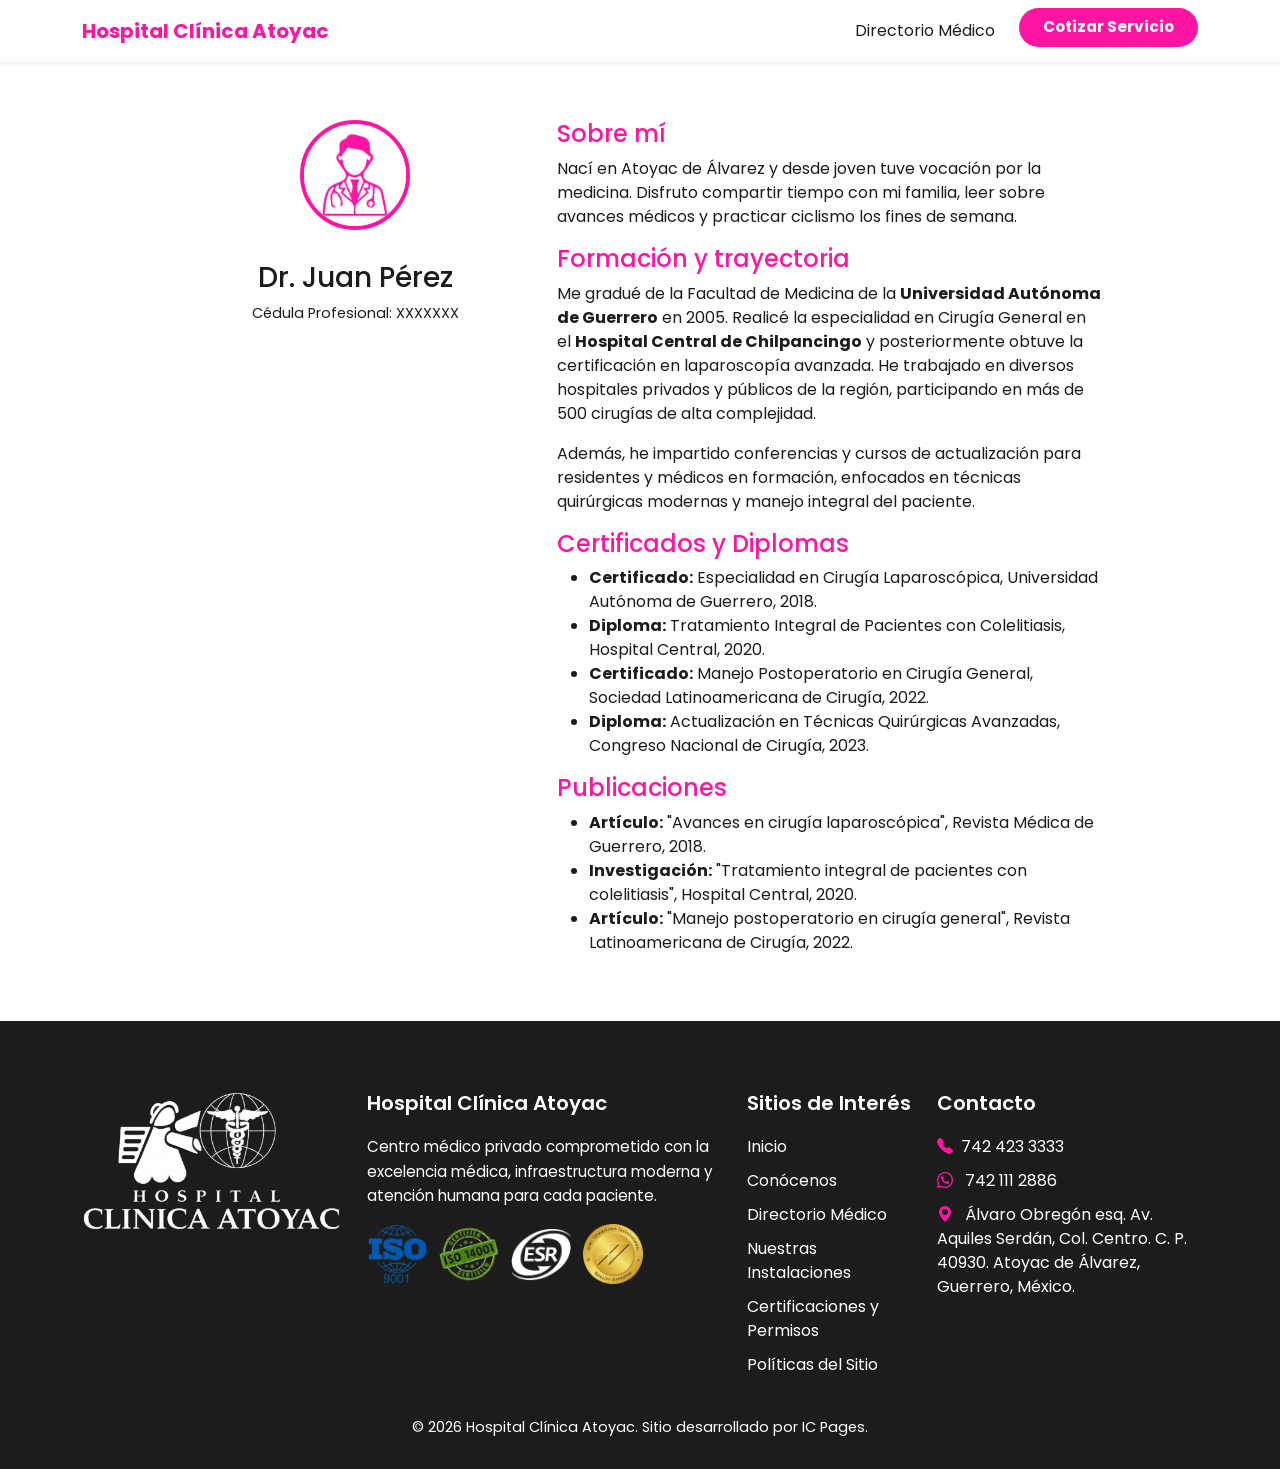
<file: bio.html>
<!DOCTYPE html>
<html lang="es">

<head>
    <meta charset="UTF-8">
    <title>Hospital Clínica Atoyac | Dr. Juan Pérez</title>
    <meta name="viewport" content="width=device-width, initial-scale=1.0">
    <link rel="icon" type="image/webp" href="Logo.webp">
    <!-- Bootstrap -->
    <link href="https://cdn.jsdelivr.net/npm/bootstrap@5.3.2/dist/css/bootstrap.min.css" rel="stylesheet">
    <link href="https://cdn.jsdelivr.net/npm/bootstrap-icons@1.11.3/font/bootstrap-icons.css" rel="stylesheet">
    <!-- Google Fonts -->
    <link rel="preconnect" href="https://fonts.googleapis.com">
    <link rel="preconnect" href="https://fonts.gstatic.com" crossorigin>
    <link href="https://fonts.googleapis.com/css2?family=Poppins:wght@300;400;500;600;700&display=swap" rel="stylesheet">
    <!-- Estilos -->
    <link rel="stylesheet" href="estilos.css">
</head>

<body>
    <!-- NAVBAR -->
    <nav class="navbar navbar-expand-lg navbar-light bg-white shadow-sm fixed-top">
        <div class="container">
            <a class="navbar-brand fw-bold" href="index.html">Hospital Clínica Atoyac</a>
            <button class="navbar-toggler" type="button" data-bs-toggle="collapse" data-bs-target="#menu">
                <span class="navbar-toggler-icon"></span>
            </button>
            <div class="collapse navbar-collapse" id="menu">
                <ul class="navbar-nav ms-auto align-items-center">
                    <li class="nav-item"><a class="nav-link" href="directoriomedico.html">Directorio Médico</a></li>
                    <li class="nav-item ms-3"><a class="nav-cta px-4 py-2" href="index.html#contacto"><strong>Cotizar Servicio</strong></a></li>
                </ul>
            </div>
        </div>
    </nav>

    <!-- PERFIL DEL MÉDICO -->
    <section class="section-spacing" style="padding-top: 120px;">
        <div class="container">
            <div class="row justify-content-center">
                <div class="col-lg-4 text-center mb-4">
                    <img src="Perfil.webp" alt="Dr. Juan Pérez" class="doctor-img">
                    <h3 class="mt-3">Dr. Juan Pérez</h3>
                    <p class="cedula">Cédula Profesional: XXXXXXX</p>
                </div>
                <div class="col-lg-6">
                    <h4 class="subtitulo">Sobre mí</h4>
                    <p>
                        Nací en Atoyac de Álvarez y desde joven tuve vocación por la medicina. Disfruto compartir tiempo con mi familia,
                        leer sobre avances médicos y practicar ciclismo los fines de semana.
                    </p>

                    <h4 class="subtitulo">Formación y trayectoria</h4>
                    <p>
                        Me gradué de la Facultad de Medicina de la <strong>Universidad Autónoma de Guerrero</strong> en 2005.
                        Realicé la especialidad en Cirugía General en el <strong>Hospital Central de Chilpancingo</strong> y posteriormente
                        obtuve la certificación en laparoscopía avanzada. He trabajado en diversos hospitales privados y públicos
                        de la región, participando en más de 500 cirugías de alta complejidad.
                    </p>
                    <p>
                        Además, he impartido conferencias y cursos de actualización para residentes y médicos en formación,
                        enfocados en técnicas quirúrgicas modernas y manejo integral del paciente.
                    </p>

                    <h4 class="subtitulo">Certificados y Diplomas</h4>
                    <ul>
                        <li><strong>Certificado:</strong> Especialidad en Cirugía Laparoscópica, Universidad Autónoma de Guerrero, 2018.
                        </li>
                        <li><strong>Diploma:</strong> Tratamiento Integral de Pacientes con Colelitiasis, Hospital Central, 2020.</li>
                        <li><strong>Certificado:</strong> Manejo Postoperatorio en Cirugía General, Sociedad Latinoamericana de Cirugía,
                            2022.</li>
                        <li><strong>Diploma:</strong> Actualización en Técnicas Quirúrgicas Avanzadas, Congreso Nacional de Cirugía, 2023.
                        </li>
                    </ul>
                    
                    <h4 class="subtitulo">Publicaciones</h4>
                    <ul>
                        <li><strong>Artículo:</strong> "Avances en cirugía laparoscópica", Revista Médica de Guerrero, 2018.</li>
                        <li><strong>Investigación:</strong> "Tratamiento integral de pacientes con colelitiasis", Hospital Central, 2020.
                        </li>
                        <li><strong>Artículo:</strong> "Manejo postoperatorio en cirugía general", Revista Latinoamericana de Cirugía, 2022.
                        </li>
                    </ul>
                </div>
            </div>
        </div>
    </section>

    <!-- FOOTER -->
    <footer id="footer" class="footer-premium">
        <div class="container">
            <div class="row align-items-start">
                <!-- Logo -->
                <div class="col-lg-3 mb-4">
                    <img src="Hover-Logo.webp" alt="Logo Hospital" class="img-fluid">
                </div>
                <!-- Info + Certificaciones -->
                <div class="col-lg-4 mb-4">
                    <h5 class="footer-title">Hospital Clínica Atoyac</h5>
                    <p class="footer-text">
                        Centro médico privado comprometido con la excelencia médica,
                        infraestructura moderna y atención humana para cada paciente.
                    </p>
                    <!-- Logos de certificaciones -->
                    <div class="footer-certifications mt-3">
                        <a href="https://www.iso.org/iso-9001-quality-management.html" target="_blank" title="ISO 9001">
                            <img loading="lazy" src="ISO9001.webp" alt="ISO 9001 Logo">
                        </a>
                        <a href="https://www.iso.org/iso-14001-environmental-management.html" target="_blank"
                            title="ISO 14001">
                            <img loading="lazy" src="ISO14001.webp" alt="ISO 14001 Logo">
                        </a>
                        <a href="https://www.cemefi.org/esr/" target="_blank" title="Distintivo ESR (2021)">
                            <img loading="lazy" src="ESRblanco.webp" alt="ESR Logo">
                        </a>
                        <a href="https://www.jointcommissioninternational.org/" target="_blank"
                            title="Joint Commission International">
                            <img loading="lazy" src="JCI.webp" alt="JCI Logo">
                        </a>
                    </div>
                </div>
    
                <!-- Sitios de Interés -->
                <div class="col-lg-2 mb-4">
                    <h5 class="footer-title">Sitios de Interés</h5>
                    <ul class="footer-links">
                        <li><a href="index.html">Inicio</a></li>
                        <li><a href="conocenos.html">Conócenos</a></li>
                        <li><a href="directoriomedico.html">Directorio Médico</a></li>
                        <li><a href="instalaciones.html">Nuestras Instalaciones</a></li>
                        <li><a href="certyperm.html">Certificaciones y Permisos</a></li>
                        <li><a href="politicasdelsitio.html">Políticas del Sitio</a></li>
                    </ul>
                </div>
    
                <!-- Contacto -->
                <div class="col-lg-3 mb-4">
                    <h5 class="footer-title">Contacto</h5>
                    <div class="footer-contact">
                        <p>
                            <i class="bi bi-telephone-fill"></i><a href="tel:+527424233333">742 423 3333</a>
                        </p>
                        <p>
                            <i class="bi bi-whatsapp"></i>
                            <a href="https://wa.me/527421112886?text=¡Hola%20Hospital%20Clínica%20Atoyac!%20Me%20gustaría%20recibir%20más%20información%20sobre:"
                                target="_blank">
                                742 111 2886
                            </a>
                        </p>
                        <p>
                            <i class="bi bi-geo-alt-fill"></i>
                            <a href="https://maps.app.goo.gl/tk8J3j7kpQECufs69" target="_blank">
                                Álvaro Obregón esq. Av. Aquiles Serdán, Col. Centro. C. P. 40930. Atoyac de Álvarez,
                                Guerrero, México.
                            </a>
                        </p>
                    </div>
                </div>
            </div>
            <div class="text-center footer-copy">© 2026 Hospital Clínica Atoyac. Sitio desarrollado por IC Pages.</div>
        </div>
    </footer>

    <!-- Chatbot -->
    <script type="text/javascript">
        (function (d, t) {
            var v = d.createElement(t), s = d.getElementsByTagName(t)[0];
            v.onload = function () {
                window.voiceflow.chat.load({
                    verify: { projectID: '69af2f835aa9718ce2b614b9' },
                    url: 'https://general-runtime.voiceflow.com',
                    versionID: 'production',
                    voice: {
                        url: "https://runtime-api.voiceflow.com"
                    }
                });
            }
            v.src = "https://cdn.voiceflow.com/widget-next/bundle.mjs"; v.type = "text/javascript"; s.parentNode.insertBefore(v, s);
        })(document, 'script');
    </script>

    <script src="https://cdn.jsdelivr.net/npm/bootstrap@5.3.2/dist/js/bootstrap.bundle.min.js"></script>
</body>

</html>
</file>
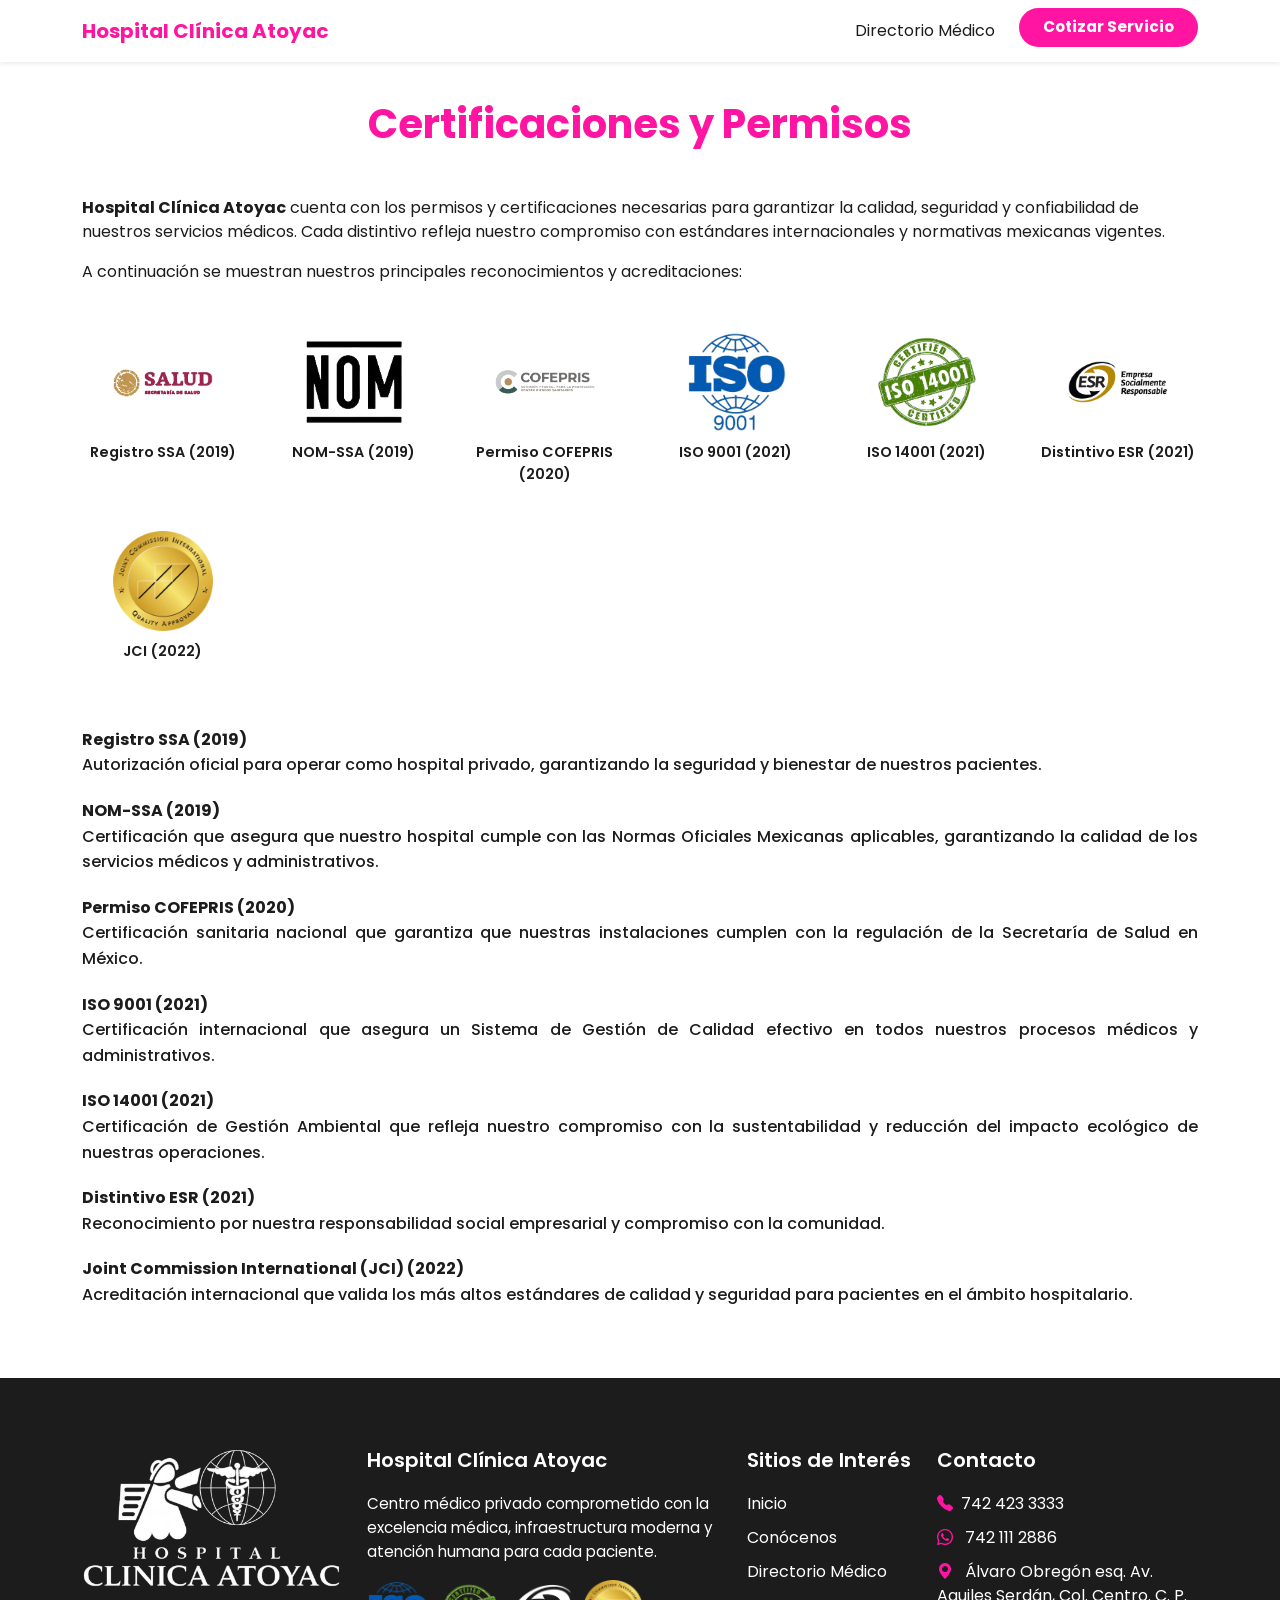
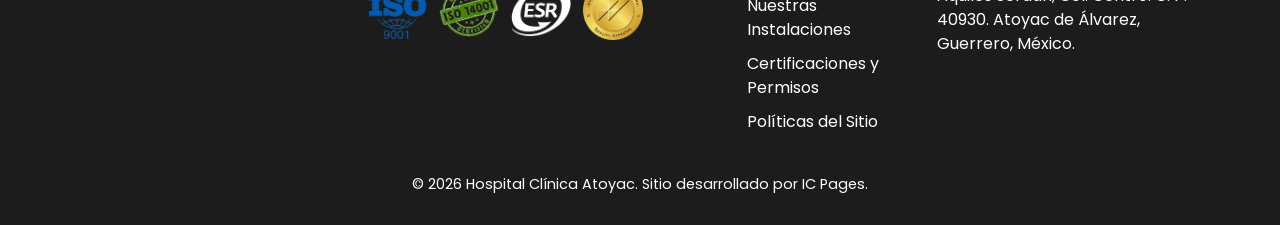
<file: certyperm.html>
<!DOCTYPE html>
<html lang="es">

<head>
<meta charset="UTF-8">
<title>Hospital Clínica Atoyac | Certificaciones y Permisos</title>
<meta name="viewport" content="width=device-width, initial-scale=1.0">
<meta name="description" content="Permisos sanitarios, certificaciones y acreditaciones del Hospital Clínica Atoyac en Atoyac de Álvarez, Guerrero. Compromiso con calidad y seguridad.">
<meta name="keywords" content="permisos hospital Atoyac, certificaciones hospital Atoyac, acreditaciones hospital Atoyac">
<meta name="author" content="IC Pages">
<meta name="robots" content="index, follow">
<meta name="theme-color" content="#ff15a2">
<link rel="icon" type="image/webp" href="Logo.webp">
<!-- Google Fonts -->
<link rel="preconnect" href="https://fonts.googleapis.com">
<link rel="preconnect" href="https://fonts.gstatic.com" crossorigin>
<link href="https://fonts.googleapis.com/css2?family=Poppins:wght@300;400;500;600;700&display=swap" rel="stylesheet">
<link rel="stylesheet" href="estilos.css">
<!-- Bootstrap -->
<link href="https://cdn.jsdelivr.net/npm/bootstrap@5.3.2/dist/css/bootstrap.min.css" rel="stylesheet">
<link href="https://cdn.jsdelivr.net/npm/bootstrap-icons@1.11.3/font/bootstrap-icons.css" rel="stylesheet">
<link rel="stylesheet" href="estilos.css">
</head>

<body>
    <!-- NAVBAR -->
    <nav class="navbar navbar-expand-lg navbar-light bg-white shadow-sm fixed-top">
        <div class="container">
            <a class="navbar-brand fw-bold" href="index.html">Hospital Clínica Atoyac</a>
            <button class="navbar-toggler" type="button" data-bs-toggle="collapse" data-bs-target="#menu">
                <span class="navbar-toggler-icon"></span>
            </button>
            <div class="collapse navbar-collapse" id="menu">
                <ul class="navbar-nav ms-auto align-items-center">
                    <li class="nav-item"><a class="nav-link" href="directoriomedico.html">Directorio Médico</a></li>
                    <li class="nav-item ms-3"><a class="nav-cta px-4 py-2" href="index.html#contacto"><strong>Cotizar Servicio</strong></a></li>
                </ul>
            </div>
        </div>
    </nav>

    <!-- CERTIFICACIONES Y PERMISOS -->
<section id="titulos-margin" class="section-spacing">
    <div class="container">
        <h1 class="titulo-pagina">Certificaciones y Permisos</h1>

        <p>
            <strong>Hospital Clínica Atoyac</strong> cuenta con los permisos y certificaciones necesarias para garantizar la calidad, seguridad y confiabilidad de nuestros servicios médicos. 
            Cada distintivo refleja nuestro compromiso con estándares internacionales y normativas mexicanas vigentes.
        </p>

        <p>
            A continuación se muestran nuestros principales reconocimientos y acreditaciones:
        </p>

        <!-- LOGOS CON NOMBRE -->
        <div class="certifications-grid mt-5">
            <div class="certification-item">
                <a href="https://www.gob.mx/salud" target="_blank" title="Registro SSA (2019)">
                    <img loading="lazy" src="SECSAD.webp" alt="Registro SSA Logo">
                    <p>Registro SSA (2019)</p>
                </a>
            </div>

            <div class="certification-item">
                <a href="https://www.gob.mx/salud/documentos/normas-oficiales-mexicanas-nom" target="_blank" title="NOM-SSA (2019)">
                    <img loading="lazy" src="NOM.webp" alt="NOM Logo">
                    <p>NOM-SSA (2019)</p>
                </a>
            </div>

            <div class="certification-item">
                <a href="https://www.gob.mx/cofepris" target="_blank" title="Permiso COFEPRIS (2020)">
                    <img loading="lazy" src="COFEPRIS.webp" alt="COFEPRIS Logo">
                    <p>Permiso COFEPRIS (2020)</p>
                </a>
            </div>

            <div class="certification-item">
                <a href="https://www.iso.org/iso-9001-quality-management.html" target="_blank" title="ISO 9001 (2021)">
                    <img loading="lazy" src="ISO9001.webp" alt="ISO 9001 Logo">
                    <p>ISO 9001 (2021)</p>
                </a>
            </div>

            <div class="certification-item">
                <a href="https://www.iso.org/iso-14001-environmental-management.html" target="_blank" title="ISO 14001 (2021)">
                    <img loading="lazy" src="ISO14001.webp" alt="ISO 14001 Logo">
                    <p>ISO 14001 (2021)</p>
                </a>
            </div>

            <div class="certification-item">
                <a href="https://www.cemefi.org/esr/" target="_blank" title="Distintivo ESR (2021)">
                    <img loading="lazy" src="ESR.webp" alt="ESR Logo">
                    <p>Distintivo ESR (2021)</p>
                </a>
            </div>

            <div class="certification-item">
                <a href="https://www.jointcommissioninternational.org/" target="_blank" title="JCI (2022)">
                    <img loading="lazy" src="JCI.webp" alt="JCI Logo">
                    <p>JCI (2022)</p>
                </a>
            </div>
        </div>

        <!-- DESCRIPCIÓN DETALLADA -->
        <div class="certifications-text mt-5">
            <p><strong>Registro SSA (2019)</strong><br>Autorización oficial para operar como hospital privado, garantizando la seguridad y bienestar de nuestros pacientes.</p>
            <p><strong>NOM-SSA (2019)</strong><br>Certificación que asegura que nuestro hospital cumple con las Normas Oficiales Mexicanas aplicables, garantizando la calidad de los servicios médicos y administrativos.</p>
            <p><strong>Permiso COFEPRIS (2020)</strong><br>Certificación sanitaria nacional que garantiza que nuestras instalaciones cumplen con la regulación de la Secretaría de Salud en México.</p>
            <p><strong>ISO 9001 (2021)</strong><br>Certificación internacional que asegura un Sistema de Gestión de Calidad efectivo en todos nuestros procesos médicos y administrativos.</p>
            <p><strong>ISO 14001 (2021)</strong><br>Certificación de Gestión Ambiental que refleja nuestro compromiso con la sustentabilidad y reducción del impacto ecológico de nuestras operaciones.</p>
            <p><strong>Distintivo ESR (2021)</strong><br>Reconocimiento por nuestra responsabilidad social empresarial y compromiso con la comunidad.</p>
            <p><strong>Joint Commission International (JCI) (2022)</strong><br>Acreditación internacional que valida los más altos estándares de calidad y seguridad para pacientes en el ámbito hospitalario.</p>
        </div>
    </div>
</section>

    <!-- FOOTER -->
    <footer id="footer" class="footer-premium">
        <div class="container">
            <div class="row align-items-start">
                <!-- Logo -->
                <div class="col-lg-3 mb-4">
                    <img src="Hover-Logo.webp" alt="Logo Hospital" class="img-fluid">
                </div>
                <!-- Info + Certificaciones -->
                <div class="col-lg-4 mb-4">
                    <h5 class="footer-title">Hospital Clínica Atoyac</h5>
                    <p class="footer-text">
                        Centro médico privado comprometido con la excelencia médica,
                        infraestructura moderna y atención humana para cada paciente.
                    </p>
                    <!-- Logos de certificaciones -->
                    <div class="footer-certifications mt-3">
                        <a href="https://www.iso.org/iso-9001-quality-management.html" target="_blank" title="ISO 9001">
                            <img loading="lazy" src="ISO9001.webp" alt="ISO 9001 Logo">
                        </a>
                        <a href="https://www.iso.org/iso-14001-environmental-management.html" target="_blank"
                            title="ISO 14001">
                            <img loading="lazy" src="ISO14001.webp" alt="ISO 14001 Logo">
                        </a>
                        <a href="https://www.cemefi.org/esr/" target="_blank" title="Distintivo ESR (2021)">
                            <img loading="lazy" src="ESRblanco.webp" alt="ESR Logo">
                        </a>
                        <a href="https://www.jointcommissioninternational.org/" target="_blank"
                            title="Joint Commission International">
                            <img loading="lazy" src="JCI.webp" alt="JCI Logo">
                        </a>
                    </div>
                </div>
    
                <!-- Sitios de Interés -->
                <div class="col-lg-2 mb-4">
                    <h5 class="footer-title">Sitios de Interés</h5>
                    <ul class="footer-links">
                        <li><a href="index.html">Inicio</a></li>
                        <li><a href="conocenos.html">Conócenos</a></li>
                        <li><a href="directoriomedico.html">Directorio Médico</a></li>
                        <li><a href="instalaciones.html">Nuestras Instalaciones</a></li>
                        <li><a href="certyperm.html">Certificaciones y Permisos</a></li>
                        <li><a href="politicasdelsitio.html">Políticas del Sitio</a></li>
                    </ul>
                </div>
    
                <!-- Contacto -->
                <div class="col-lg-3 mb-4">
                    <h5 class="footer-title">Contacto</h5>
                    <div class="footer-contact">
                        <p>
                            <i class="bi bi-telephone-fill"></i><a href="tel:+527424233333">742 423 3333</a>
                        </p>
                        <p>
                            <i class="bi bi-whatsapp"></i>
                            <a href="https://wa.me/527421112886?text=¡Hola%20Hospital%20Clínica%20Atoyac!%20Me%20gustaría%20recibir%20más%20información%20sobre:"
                                target="_blank">
                                742 111 2886
                            </a>
                        </p>
                        <p>
                            <i class="bi bi-geo-alt-fill"></i>
                            <a href="https://maps.app.goo.gl/tk8J3j7kpQECufs69" target="_blank">
                                Álvaro Obregón esq. Av. Aquiles Serdán, Col. Centro. C. P. 40930. Atoyac de Álvarez,
                                Guerrero, México.
                            </a>
                        </p>
                    </div>
                </div>
            </div>
            <div class="text-center footer-copy">© 2026 Hospital Clínica Atoyac. Sitio desarrollado por IC Pages.</div>
        </div>
    </footer>

    <!-- Chatbot -->
    <script type="text/javascript">
        (function (d, t) {
            var v = d.createElement(t), s = d.getElementsByTagName(t)[0];
            v.onload = function () {
                window.voiceflow.chat.load({
                    verify: { projectID: '69af2f835aa9718ce2b614b9' },
                    url: 'https://general-runtime.voiceflow.com',
                    versionID: 'production',
                    voice: {
                        url: "https://runtime-api.voiceflow.com"
                    }
                });
            }
            v.src = "https://cdn.voiceflow.com/widget-next/bundle.mjs"; v.type = "text/javascript"; s.parentNode.insertBefore(v, s);
        })(document, 'script');
    </script>

    <script src="https://cdn.jsdelivr.net/npm/bootstrap@5.3.2/dist/js/bootstrap.bundle.min.js"></script>
</body>

</html>
</file>
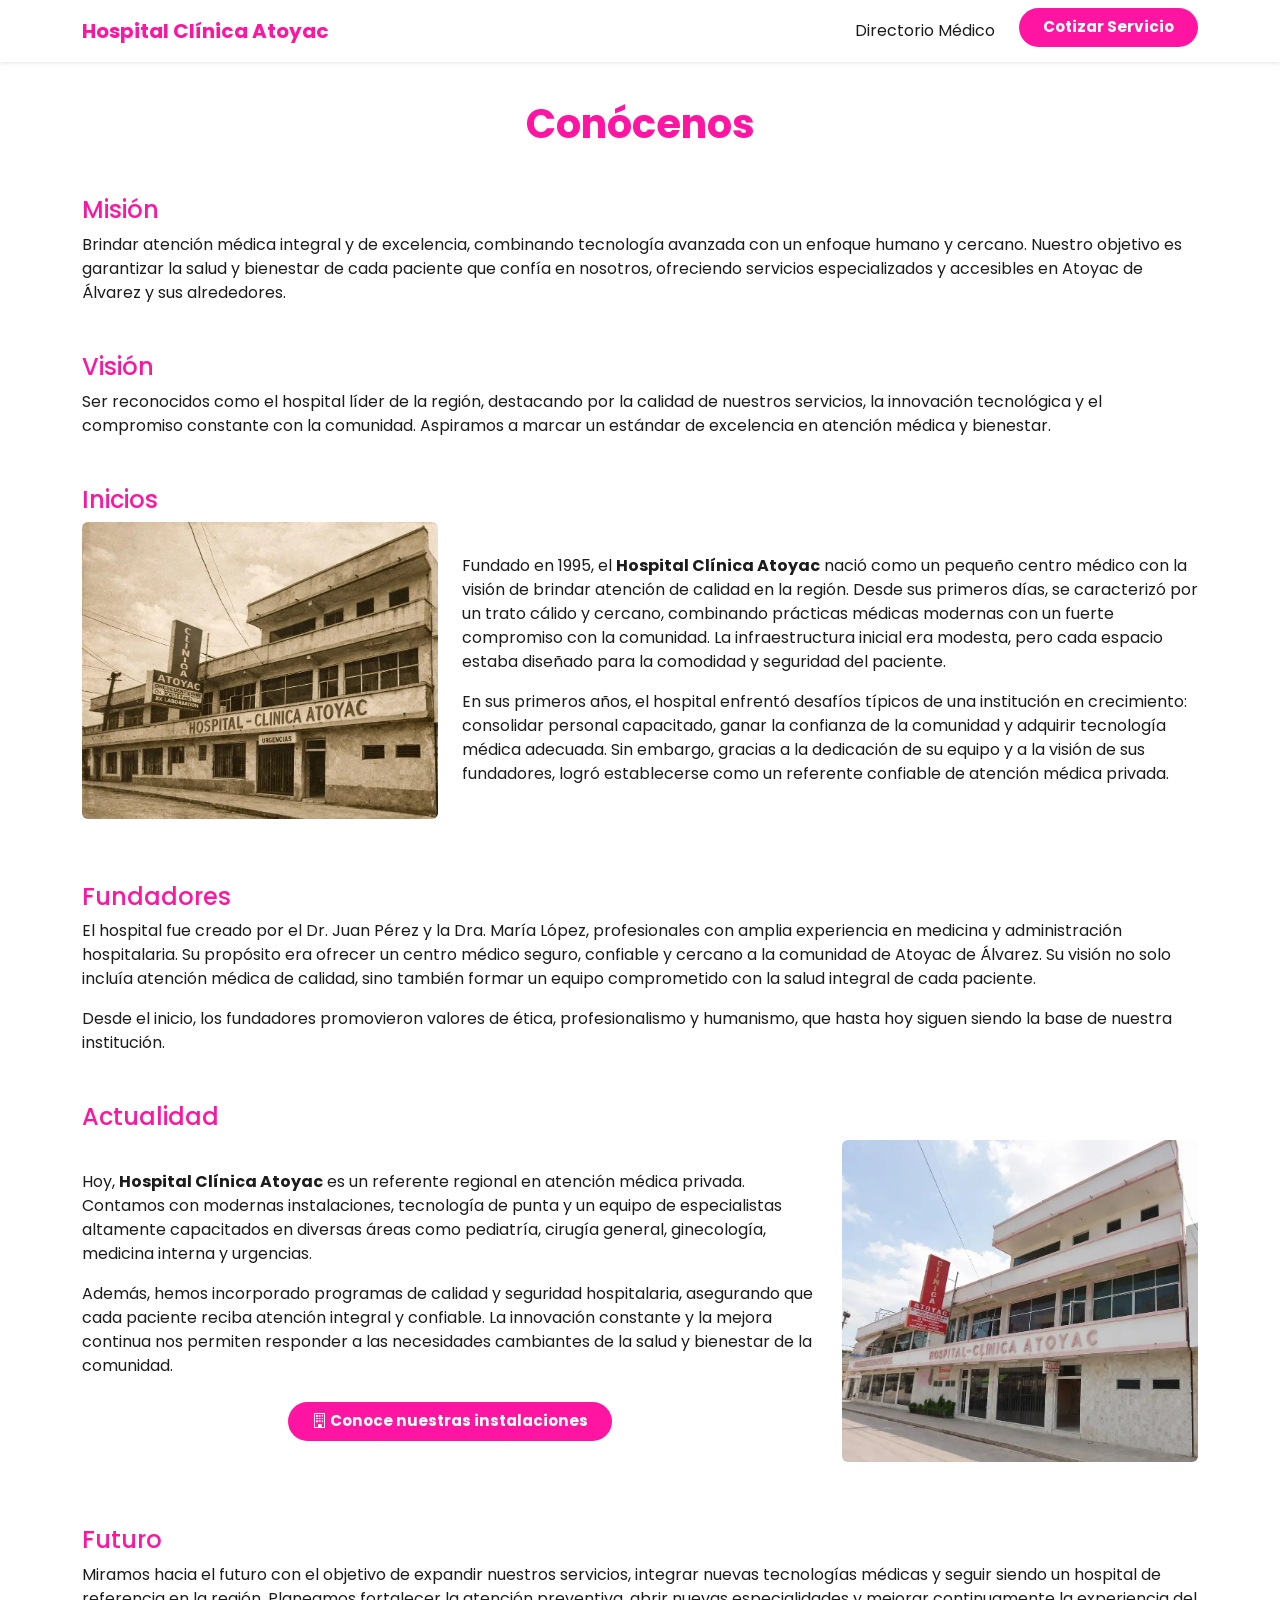
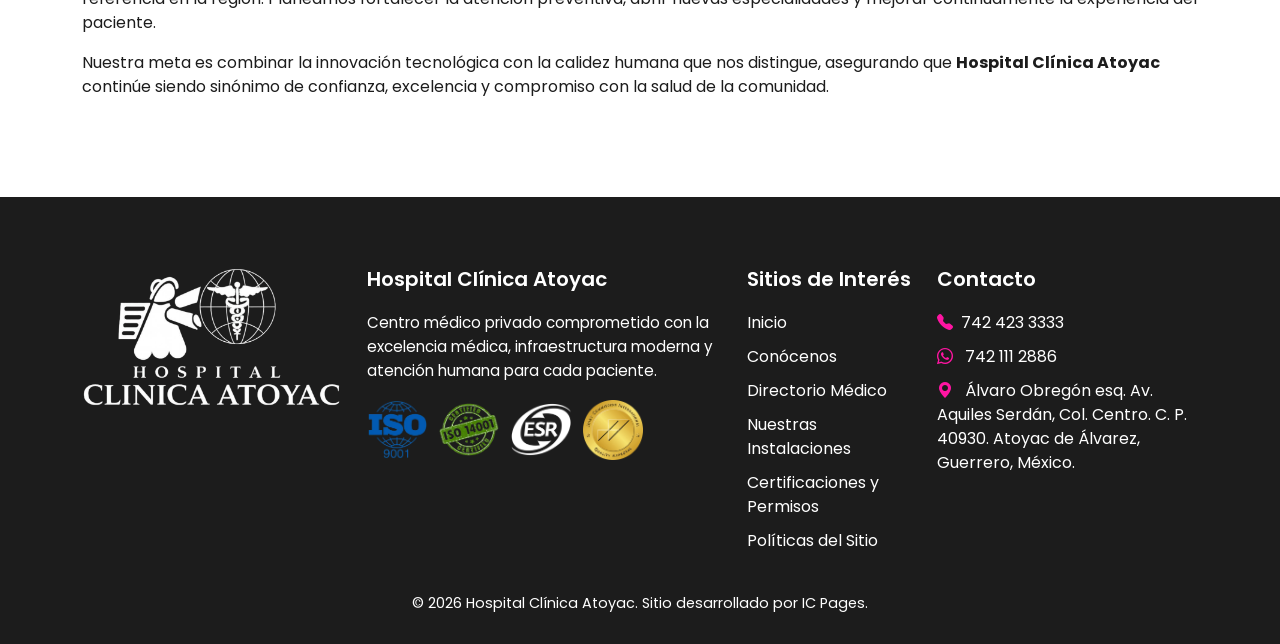
<file: conocenos.html>
<!DOCTYPE html>
<html lang="es">

<head>
<meta charset="UTF-8">
<title>Hospital Clínica Atoyac | Conócenos</title>
<meta name="viewport" content="width=device-width, initial-scale=1.0">
<meta name="description" content="Conoce la historia del Hospital Clínica Atoyac en Atoyac de Álvarez, Guerrero. Nuestro compromiso con la salud y la comunidad desde nuestros inicios.">
<meta name="keywords" content="historia hospital Atoyac, clínica Atoyac, hospital privado Guerrero, trayectoria hospital">
<meta name="author" content="IC Pages">
<link rel="icon" type="image/webp" href="Logo.webp">
<!-- Bootstrap -->
<link href="https://cdn.jsdelivr.net/npm/bootstrap@5.3.2/dist/css/bootstrap.min.css" rel="stylesheet">
<link href="https://cdn.jsdelivr.net/npm/bootstrap-icons@1.11.3/font/bootstrap-icons.css" rel="stylesheet">
<!-- Google Fonts -->
<link rel="preconnect" href="https://fonts.googleapis.com">
<link rel="preconnect" href="https://fonts.gstatic.com" crossorigin>
<link href="https://fonts.googleapis.com/css2?family=Poppins:wght@300;400;500;600;700&display=swap" rel="stylesheet">
<link rel="stylesheet" href="estilos.css">
</head>

<body>
    <!-- NAVBAR -->
    <nav class="navbar navbar-expand-lg navbar-light bg-white shadow-sm fixed-top">
        <div class="container">
            <a class="navbar-brand fw-bold" href="index.html">Hospital Clínica Atoyac</a>
            <button class="navbar-toggler" type="button" data-bs-toggle="collapse" data-bs-target="#menu">
                <span class="navbar-toggler-icon"></span>
            </button>
            <div class="collapse navbar-collapse" id="menu">
                <ul class="navbar-nav ms-auto align-items-center">
                    <li class="nav-item"><a class="nav-link" href="directoriomedico.html">Directorio Médico</a></li>
                    <li class="nav-item ms-3"><a class="nav-cta px-4 py-2" href="index.html#contacto"><strong>Cotizar Servicio</strong></a></li>
                </ul>
            </div>
        </div>
    </nav>

    <!-- SECCIÓN HISTORIA -->
<section id="titulos-margin" class="section-spacing">
    <div class="container">
        <h1 class="titulo-pagina">Conócenos</h1>

        <!-- Misión -->
        <div class="history-section mb-5">
            <h4 class="subtitulo">Misión</h4>
            <p>
                Brindar atención médica integral y de excelencia, combinando tecnología avanzada con un enfoque humano
                y cercano. Nuestro objetivo es garantizar la salud y bienestar de cada paciente que confía en nosotros,
                ofreciendo servicios especializados y accesibles en Atoyac de Álvarez y sus alrededores.
            </p>
        </div>

        <!-- Visión -->
        <div class="history-section mb-5">
            <h4 class="subtitulo">Visión</h4>
            <p>
                Ser reconocidos como el hospital líder de la región, destacando por la calidad de nuestros servicios, 
                la innovación tecnológica y el compromiso constante con la comunidad. Aspiramos a marcar un estándar
                de excelencia en atención médica y bienestar.
            </p>
        </div>

        <!-- Inicios -->
        <div class="history-section mb-5">
            <h4 class="subtitulo">Inicios</h4>
            <div class="row align-items-center">
                <div class="col-lg-4 mb-3">
                    <img src="Foto-Antes.webp" alt="Hospital Clínica Atoyac Inicios" class="img-fluid rounded" loading="lazy">
                </div>
                <div class="col-lg-8">
                    <p>
                        Fundado en 1995, el <strong>Hospital Clínica Atoyac</strong> nació como un pequeño centro médico 
                        con la visión de brindar atención de calidad en la región. Desde sus primeros días, se caracterizó 
                        por un trato cálido y cercano, combinando prácticas médicas modernas con un fuerte compromiso con 
                        la comunidad. La infraestructura inicial era modesta, pero cada espacio estaba diseñado para la 
                        comodidad y seguridad del paciente.
                    </p>
                    <p>
                        En sus primeros años, el hospital enfrentó desafíos típicos de una institución en crecimiento: 
                        consolidar personal capacitado, ganar la confianza de la comunidad y adquirir tecnología médica 
                        adecuada. Sin embargo, gracias a la dedicación de su equipo y a la visión de sus fundadores, 
                        logró establecerse como un referente confiable de atención médica privada.
                    </p>
                </div>
            </div>
        </div>

        <!-- Fundadores -->
        <div class="history-section mb-5">
            <h4 class="subtitulo">Fundadores</h4>
            <p>
                El hospital fue creado por el Dr. Juan Pérez y la Dra. María López, profesionales con amplia experiencia
                en medicina y administración hospitalaria. Su propósito era ofrecer un centro médico seguro, confiable
                y cercano a la comunidad de Atoyac de Álvarez. Su visión no solo incluía atención médica de calidad,
                sino también formar un equipo comprometido con la salud integral de cada paciente.
            </p>
            <p>
                Desde el inicio, los fundadores promovieron valores de ética, profesionalismo y humanismo, que hasta
                hoy siguen siendo la base de nuestra institución.
            </p>
        </div>

        <!-- Actualidad -->
        <div class="history-section mb-5">
            <h4 class="subtitulo">Actualidad</h4>
            <div class="row align-items-center">
                <div class="col-lg-8">
                    <p>
                        Hoy, <strong>Hospital Clínica Atoyac</strong> es un referente regional en atención médica privada. 
                        Contamos con modernas instalaciones, tecnología de punta y un equipo de especialistas altamente 
                        capacitados en diversas áreas como pediatría, cirugía general, ginecología, medicina interna y urgencias.
                    </p>
                    <p>
                        Además, hemos incorporado programas de calidad y seguridad hospitalaria, asegurando que cada paciente
                        reciba atención integral y confiable. La innovación constante y la mejora continua nos permiten 
                        responder a las necesidades cambiantes de la salud y bienestar de la comunidad.
                    </p>
                    <div class="text-center mt-4">
<a href="instalaciones.html" class="nav-cta px-4 py-2"><strong><i class="bi bi-building"></i> Conoce nuestras instalaciones</strong></a>
</div>
                </div>
                <div class="col-lg-4 mb-3">
                    <img src="Foto-Ahora.webp" alt="Hospital Clínica Atoyac Actual" class="img-fluid rounded" loading="lazy">
                </div>
            </div>
        </div>

        <!-- Futuro -->
        <div class="history-section mb-5">
            <h4 class="subtitulo">Futuro</h4>
            <p>
                Miramos hacia el futuro con el objetivo de expandir nuestros servicios, integrar nuevas tecnologías
                médicas y seguir siendo un hospital de referencia en la región. Planeamos fortalecer la atención 
                preventiva, abrir nuevas especialidades y mejorar continuamente la experiencia del paciente.
            </p>
            <p>
                Nuestra meta es combinar la innovación tecnológica con la calidez humana que nos distingue, asegurando
                que <strong>Hospital Clínica Atoyac</strong> continúe siendo sinónimo de confianza, excelencia y compromiso
                con la salud de la comunidad.
            </p>
        </div>

    </div>
</section>

    <!-- FOOTER -->
    <footer id="footer" class="footer-premium">
        <div class="container">
            <div class="row align-items-start">
                <!-- Logo -->
                <div class="col-lg-3 mb-4">
                    <img src="Hover-Logo.webp" alt="Logo Hospital" class="img-fluid">
                </div>
                <!-- Info + Certificaciones -->
                <div class="col-lg-4 mb-4">
                    <h5 class="footer-title">Hospital Clínica Atoyac</h5>
                    <p class="footer-text">
                        Centro médico privado comprometido con la excelencia médica,
                        infraestructura moderna y atención humana para cada paciente.
                    </p>
                    <!-- Logos de certificaciones -->
                    <div class="footer-certifications mt-3">
                        <a href="https://www.iso.org/iso-9001-quality-management.html" target="_blank" title="ISO 9001">
                            <img loading="lazy" src="ISO9001.webp" alt="ISO 9001 Logo">
                        </a>
                        <a href="https://www.iso.org/iso-14001-environmental-management.html" target="_blank"
                            title="ISO 14001">
                            <img loading="lazy" src="ISO14001.webp" alt="ISO 14001 Logo">
                        </a>
                        <a href="https://www.cemefi.org/esr/" target="_blank" title="Distintivo ESR (2021)">
                            <img loading="lazy" src="ESRblanco.webp" alt="ESR Logo">
                        </a>
                        <a href="https://www.jointcommissioninternational.org/" target="_blank"
                            title="Joint Commission International">
                            <img loading="lazy" src="JCI.webp" alt="JCI Logo">
                        </a>
                    </div>
                </div>
    
                <!-- Sitios de Interés -->
                <div class="col-lg-2 mb-4">
                    <h5 class="footer-title">Sitios de Interés</h5>
                    <ul class="footer-links">
                        <li><a href="index.html">Inicio</a></li>
                        <li><a href="conocenos.html">Conócenos</a></li>
                        <li><a href="directoriomedico.html">Directorio Médico</a></li>
                        <li><a href="instalaciones.html">Nuestras Instalaciones</a></li>
                        <li><a href="certyperm.html">Certificaciones y Permisos</a></li>
                        <li><a href="politicasdelsitio.html">Políticas del Sitio</a></li>
                    </ul>
                </div>
    
                <!-- Contacto -->
                <div class="col-lg-3 mb-4">
                    <h5 class="footer-title">Contacto</h5>
                    <div class="footer-contact">
                        <p>
                            <i class="bi bi-telephone-fill"></i><a href="tel:+527424233333">742 423 3333</a>
                        </p>
                        <p>
                            <i class="bi bi-whatsapp"></i>
                            <a href="https://wa.me/527421112886?text=¡Hola%20Hospital%20Clínica%20Atoyac!%20Me%20gustaría%20recibir%20más%20información%20sobre:"
                                target="_blank">
                                742 111 2886
                            </a>
                        </p>
                        <p>
                            <i class="bi bi-geo-alt-fill"></i>
                            <a href="https://maps.app.goo.gl/tk8J3j7kpQECufs69" target="_blank">
                                Álvaro Obregón esq. Av. Aquiles Serdán, Col. Centro. C. P. 40930. Atoyac de Álvarez,
                                Guerrero, México.
                            </a>
                        </p>
                    </div>
                </div>
            </div>
            <div class="text-center footer-copy">© 2026 Hospital Clínica Atoyac. Sitio desarrollado por IC Pages.</div>
        </div>
    </footer>

    <!-- Chatbot -->
    <script type="text/javascript">
        (function (d, t) {
            var v = d.createElement(t), s = d.getElementsByTagName(t)[0];
            v.onload = function () {
                window.voiceflow.chat.load({
                    verify: { projectID: '69af2f835aa9718ce2b614b9' },
                    url: 'https://general-runtime.voiceflow.com',
                    versionID: 'production',
                    voice: {
                        url: "https://runtime-api.voiceflow.com"
                    }
                });
            }
            v.src = "https://cdn.voiceflow.com/widget-next/bundle.mjs"; v.type = "text/javascript"; s.parentNode.insertBefore(v, s);
        })(document, 'script');
    </script>

    <script src="https://cdn.jsdelivr.net/npm/bootstrap@5.3.2/dist/js/bootstrap.bundle.min.js"></script>
</body>

</html>
</file>
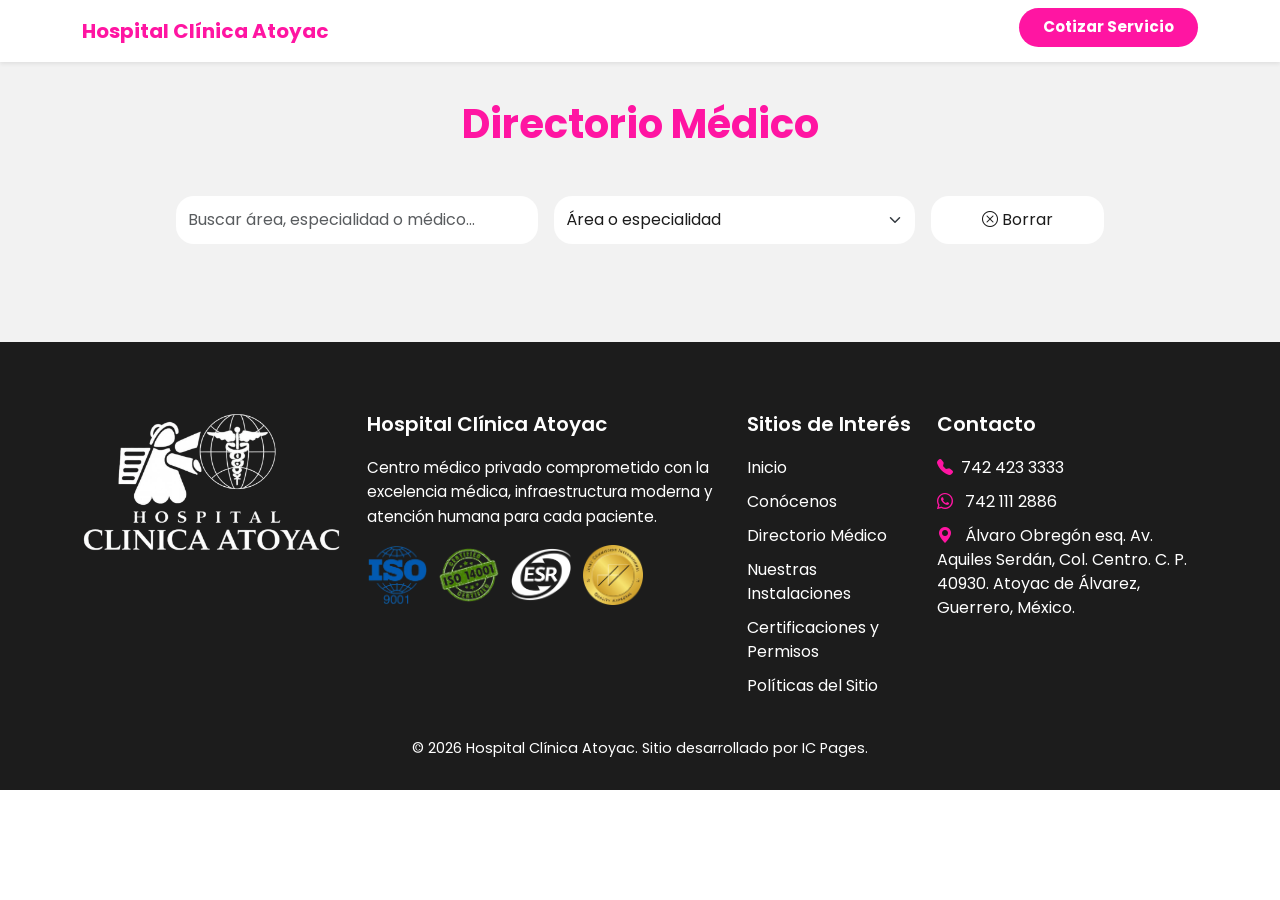
<file: directoriomedico.html>
<!DOCTYPE html>
<html lang="es">

<head>
    <meta charset="UTF-8">
    <title>Hospital Clínica Atoyac | Directorio Médico</title>
    <meta name="viewport" content="width=device-width, initial-scale=1.0">
    <link rel="icon" type="image/webp" href="Logo.webp">
    <!-- Bootstrap -->
    <link href="https://cdn.jsdelivr.net/npm/bootstrap@5.3.2/dist/css/bootstrap.min.css" rel="stylesheet">
    <link href="https://cdn.jsdelivr.net/npm/bootstrap-icons@1.11.3/font/bootstrap-icons.css" rel="stylesheet">
    <!-- Google Fonts -->
    <link rel="preconnect" href="https://fonts.googleapis.com">
    <link rel="preconnect" href="https://fonts.gstatic.com" crossorigin>
    <link href="https://fonts.googleapis.com/css2?family=Poppins:wght@300;400;500;600;700&display=swap" rel="stylesheet">
    <!-- Estilos -->
    <link rel="stylesheet" href="estilos.css">
</head>

<body>
    <!-- NAVBAR -->
    <nav id="navbar" class="navbar navbar-expand-lg navbar-light shadow-sm fixed-top">
        <div class="container">
            <a class="navbar-brand" href="index.html">Hospital Clínica Atoyac</a>
            <button class="navbar-toggler" type="button" data-bs-toggle="collapse" data-bs-target="#menu">
                <span class="navbar-toggler-icon"></span>
            </button>
            <div class="collapse navbar-collapse" id="menu">
                <ul class="navbar-nav ms-auto align-items-center">
                    <li class="nav-item ms-3"><a class="nav-cta px-4 py-2" href="index.html#contacto"><strong>Cotizar Servicio</strong></a></li>
                </ul>
            </div>
        </div>
    </nav>

    <section id="directorio" class="section-spacing">
        <div class="container">
            <h1 class="titulo-pagina">Directorio Médico</h1>

            <!-- FILTROS -->
<div id="filtross" class="row g-3 mb-5 justify-content-center">
    <div class="col-lg-4">
        <input type="text" id="searchInput" class="form-control"
            placeholder="Buscar área, especialidad o médico..." onkeyup="filtrarMedicos()">
    </div>
    <div class="col-lg-4">
        <select id="especialidadFiltro" class="form-select" onchange="filtrarMedicos()">
            <option value="">Área o especialidad</option>
            <option value="Administrativa">Administrativa</option>
            <option value="Cardiología">Cardiología</option>
            <option value="Cirugía General">Cirugía General</option>
            <option value="Gastroenterología">Gastroenterología</option>
            <option value="Ginecología">Ginecología</option>
            <option value="Medicina de Urgencias">Medicina de Urgencias</option>
            <option value="Medicina Interna">Medicina Interna</option>
            <option value="Medicina General">Medicina General</option>
            <option value="Oftalmología">Oftalmología</option>
            <option value="Otorrinolaringología">Otorrinolaringología</option>
            <option value="Pediatría">Pediatría</option>
            <option value="Podología">Podología</option>
            <option value="Psicología">Psicología</option>
            <option value="Traumatología y Ortopedia">Traumatología y Ortopedia</option>
            <option value="todos">Todos</option>
        </select>
    </div>
    <div class="col-lg-2 d-grid">
        <button class="btn btn-outline-secondary" onclick="limpiarFiltros()"><i class="bi bi-x-circle"></i> Borrar</button>
    </div>
</div>

<!-- DIRECTORIO -->
<div class="row g-4" id="directorioMedicos">

    <div class="col-md-4 medico-card" data-nombre="Acosta" data-especialidad="Traumatología y Ortopedia">
        <div class="premium-card text-center medico-item">
            <img src="Perfil.webp" class="doctor-img">
            <h5>Dr. Acosta</h5>
            <p class="text-muted">Traumatología y Ortopedia</p>
            <p class="cedula">Cédula Profesional: XXXXXXX</p>
            <p><i class="bi bi-telephone-fill"></i> Ext. XXX<br>
                <i class="bi bi-whatsapp"></i><a href="https://wa.me/527420000000?text=Hola%20Dr.%20Acosta"
                    target="_blank"> 742 XXX XXXX</a>
            </p>
        </div>
    </div>

    <div class="col-md-4 medico-card" data-nombre="David Bello" data-especialidad="Psicología">
        <div class="premium-card text-center medico-item">
            <img src="Perfil.webp" class="doctor-img">
            <h5>Psic. David Bello</h5>
            <p class="text-muted">Psicología</p>
            <p class="cedula">Cédula Profesional: XXXXXXX</p>
            <p><i class="bi bi-telephone-fill"></i> Ext. XXX<br>
                <i class="bi bi-whatsapp"></i><a href="https://wa.me/527420000000?text=Hola%20Psic.%20David%20Bello"
                    target="_blank"> 742 XXX XXXX</a>
            </p>
        </div>
    </div>

    <div class="col-md-4 medico-card" data-nombre="Erubey Laurel" data-especialidad="Pediatría">
        <div class="premium-card text-center medico-item">
            <img src="Perfil.webp" class="doctor-img">
            <h5>Dr. Erubey Laurel</h5>
            <p class="text-muted">Pediatría</p>
            <p class="cedula">Cédula Profesional: XXXXXXX</p>
            <p><i class="bi bi-telephone-fill"></i> Ext. XXX<br>
                <i class="bi bi-whatsapp"></i><a href="https://wa.me/527420000000?text=Hola%20Dr.%20Erubey%20Laurel"
                    target="_blank"> 742 XXX XXXX</a>
            </p>
        </div>
    </div>

    <div class="col-md-4 medico-card" data-nombre="Felix Pacheco" data-especialidad="Medicina de Urgencias">
        <div class="premium-card text-center medico-item">
            <img src="Perfil.webp" class="doctor-img">
            <h5>Dr. Felix Pacheco</h5>
            <p class="text-muted">Urgencias</p>
            <p class="cedula">Cédula Profesional: XXXXXXX</p>
            <p><i class="bi bi-telephone-fill"></i> Ext. XXX<br>
                <i class="bi bi-whatsapp"></i><a href="https://wa.me/527420000000?text=Hola%20Dr.%20Felix%20Pacheco"
                    target="_blank"> 742 XXX XXXX</a>
            </p>
        </div>
    </div>

    <div class="col-md-4 medico-card" data-nombre="Jovan Morales" data-especialidad="Medicina de Urgencias">
        <div class="premium-card text-center medico-item">
            <img src="Perfil.webp" class="doctor-img">
            <h5>Dr. Jovan Morales</h5>
            <p class="text-muted">Médico Urgenciólogo (Urgencias)</p>
            <p class="cedula">Cédula Profesional: XXXXXXX</p>
            <p><i class="bi bi-telephone-fill"></i> Ext. XXX<br>
                <i class="bi bi-whatsapp"></i><a href="https://wa.me/527420000000?text=Hola%20Dr.%20Jovan%20Morales"
                    target="_blank"> 742 XXX XXXX</a>
            </p>
        </div>
    </div>

    <div class="col-md-4 medico-card" data-nombre="Jesús Romero Palma" data-especialidad="Ginecología">
        <div class="premium-card text-center medico-item">
            <img src="Perfil.webp" class="doctor-img">
            <h5>Dr. Jesús Romero Palma</h5>
            <p class="text-muted">Ginecología</p>
            <p class="cedula">Cédula Profesional: XXXXXXX</p>
            <p><i class="bi bi-telephone-fill"></i> Ext. XXX<br>
                <i class="bi bi-whatsapp"></i><a
                    href="https://wa.me/527420000000?text=Hola%20Dr.%20Jesús%20Romero%20Palma" target="_blank"> 742 XXX
                    XXXX</a>
            </p>
        </div>
    </div>

    <div class="col-md-4 medico-card" data-nombre="Marina Leal" data-especialidad="Ginecología">
        <div class="premium-card text-center medico-item">
            <img src="Perfil.webp" class="doctor-img">
            <h5>Dra. Marina Leal</h5>
            <p class="text-muted">Especialista en Colposcopía</p>
            <p class="cedula">Cédula Profesional: XXXXXXX</p>
            <p><i class="bi bi-telephone-fill"></i> Ext. XXX<br>
                <i class="bi bi-whatsapp"></i><a href="https://wa.me/527420000000?text=Hola%20Dra.%20Marina%20Leal"
                    target="_blank"> 742 XXX XXXX</a>
            </p>
        </div>
    </div>

    <div class="col-md-4 medico-card" data-nombre="Omar Díaz" data-especialidad="Cirugía General,Gastroenterología">
        <div class="premium-card text-center medico-item">
            <img src="Perfil.webp" class="doctor-img">
            <h5>Dr. Omar Díaz</h5>
            <p class="text-muted">Cirugía General y Gastroenterología</p>
            <p class="cedula">Cédula Profesional: XXXXXXX</p>
            <p><i class="bi bi-telephone-fill"></i> Ext. XXX<br>
                <i class="bi bi-whatsapp"></i><a href="https://wa.me/527420000000?text=Hola%20Dr.%20Omar%20Díaz"
                    target="_blank"> 742 XXX XXXX</a>
            </p>
        </div>
    </div>

    <div class="col-md-4 medico-card" data-nombre="Quiróz" data-especialidad="Otorrinolaringología">
        <div class="premium-card text-center medico-item">
            <img src="Perfil.webp" class="doctor-img">
            <h5>Dr. Quiróz</h5>
            <p class="text-muted">Otorrinolaringólogo</p>
            <p class="cedula">Cédula Profesional: XXXXXXX</p>
            <p><i class="bi bi-telephone-fill"></i> Ext. XXX<br>
                <i class="bi bi-whatsapp"></i><a href="https://wa.me/527420000000?text=Hola%20Dr.%20Quiróz"
                    target="_blank"> 742 XXX XXXX</a>
            </p>
        </div>
    </div>

    <div class="col-md-4 medico-card" data-nombre="Recepción" data-especialidad="Administrativa">
        <div class="premium-card text-center medico-item">
            <img src="Perfil.webp" class="doctor-img">
            <h5>Recepción</h5>
            <p class="text-muted">Atención y citas médicas</p>
            <p class="cedula"><br></p>
            <p><i class="bi bi-telephone-fill"></i> Ext. XXX<br>
                <i class="bi bi-whatsapp"></i><a
                    href="https://wa.me/527421112886?text=¡Hola%20Hospital%20Clínica%20Atoyac!%20Me%20gustaría%20recibir%20más%20información%20sobre: "
                    target="_blank"> 742 111 2886</a>
            </p>
        </div>
    </div>

    <div class="col-md-4 medico-card" data-nombre="Rodrigo Orozco" data-especialidad="Oftalmología">
        <div class="premium-card text-center medico-item">
            <img src="Perfil.webp" class="doctor-img">
            <h5>Dr. Rodrigo Orozco</h5>
            <p class="text-muted">Oftalmología</p>
            <p class="cedula">Cédula Profesional: XXXXXXX</p>
            <p><i class="bi bi-telephone-fill"></i> Ext. XXX<br>
                <i class="bi bi-whatsapp"></i><a href="https://wa.me/527420000000?text=Hola%20Dr.%20Rodrigo%20Orozco"
                    target="_blank"> 742 XXX XXXX</a>
            </p>
        </div>
    </div>

    <div class="col-md-4 medico-card" data-nombre="Sergio Eugenio" data-especialidad="Medicina General,Medicina de Urgencias">
        <div class="premium-card text-center medico-item">
            <img src="Perfil.webp" class="doctor-img">
            <h5>Dr. Sergio Eugenio</h5>
            <p class="text-muted">Medicina General y Urgencias</p>
            <p class="cedula">Cédula Profesional: XXXXXXX</p>
            <p><i class="bi bi-telephone-fill"></i> Ext. XXX<br>
                <i class="bi bi-whatsapp"></i><a href="https://wa.me/527420000000?text=Hola%20Dr.%20Sergio%20Eugenio"
                    target="_blank"> 742 XXX XXXX</a>
            </p>
        </div>
    </div>

    <div class="col-md-4 medico-card" data-nombre="Stefanía Solache Ayala" data-especialidad="Medicina General,MEdicina de Urgencias">
        <div class="premium-card text-center medico-item">
            <img src="Perfil.webp" class="doctor-img">
            <h5>Dra. Stefanía Solache Ayala</h5>
            <p class="text-muted">Medicina General y Urgencias</p>
            <p class="cedula">Cédula Profesional: XXXXXXX</p>
            <p><i class="bi bi-telephone-fill"></i> Ext. XXX<br>
                <i class="bi bi-whatsapp"></i><a
                    href="https://wa.me/527420000000?text=Hola%20Dra.%20Stefanía%20Solache%20Ayala" target="_blank"> 742
                    XXX XXXX</a>
            </p>
        </div>
    </div>
    
    <div class="col-md-4 medico-card" data-nombre="Xavier Álvarez" data-especialidad="Podología">
        <div class="premium-card text-center medico-item">
            <img src="Perfil.webp" class="doctor-img">
            <h5>Dr. Xavier Álvarez</h5>
            <p class="text-muted">Podólogo</p>
            <p class="cedula">Cédula Profesional: XXXXXXX</p>
            <p><i class="bi bi-telephone-fill"></i> Ext. XXX<br>
                <i class="bi bi-whatsapp"></i><a href="https://wa.me/527420000000?text=Hola%20Dr.%20Xavier%20Álvarez"
                    target="_blank"> 742 XXX XXXX</a>
            </p>
        </div>
    </div>

    <div class="col-md-4 medico-card" data-nombre="Zulema Lobato" data-especialidad="Pediatría">
        <div class="premium-card text-center medico-item">
            <img src="Perfil.webp" class="doctor-img">
            <h5>Dra. Zulema Lobato</h5>
            <p class="text-muted">Neuróloga Pediatra</p>
            <p class="cedula">Cédula Profesional: XXXXXXX</p>
            <p><i class="bi bi-telephone-fill"></i> Ext. XXX<br>
                <i class="bi bi-whatsapp"></i><a href="https://wa.me/527420000000?text=Hola%20Dra.%20Zulema%20Lobato"
                    target="_blank"> 742 XXX XXXX</a>
            </p>
        </div>
    </div>

<br>
</div>
        </div>
    </section>

    <!-- FOOTER -->
    <footer id="footer" class="footer-premium">
        <div class="container">
            <div class="row align-items-start">
                <!-- Logo -->
                <div class="col-lg-3 mb-4">
                    <img src="Hover-Logo.webp" alt="Logo Hospital" class="img-fluid">
                </div>
                <!-- Info + Certificaciones -->
                <div class="col-lg-4 mb-4">
                    <h5 class="footer-title">Hospital Clínica Atoyac</h5>
                    <p class="footer-text">
                        Centro médico privado comprometido con la excelencia médica,
                        infraestructura moderna y atención humana para cada paciente.
                    </p>
                    <!-- Logos de certificaciones -->
                    <div class="footer-certifications mt-3">
                        <a href="https://www.iso.org/iso-9001-quality-management.html" target="_blank" title="ISO 9001">
                            <img loading="lazy" src="ISO9001.webp" alt="ISO 9001 Logo">
                        </a>
                        <a href="https://www.iso.org/iso-14001-environmental-management.html" target="_blank"
                            title="ISO 14001">
                            <img loading="lazy" src="ISO14001.webp" alt="ISO 14001 Logo">
                        </a>
                        <a href="https://www.cemefi.org/esr/" target="_blank" title="Distintivo ESR (2021)">
                            <img loading="lazy" src="ESRblanco.webp" alt="ESR Logo">
                        </a>
                        <a href="https://www.jointcommissioninternational.org/" target="_blank"
                            title="Joint Commission International">
                            <img loading="lazy" src="JCI.webp" alt="JCI Logo">
                        </a>
                    </div>
                </div>
    
                <!-- Sitios de Interés -->
                <div class="col-lg-2 mb-4">
                    <h5 class="footer-title">Sitios de Interés</h5>
                    <ul class="footer-links">
                        <li><a href="index.html">Inicio</a></li>
                        <li><a href="conocenos.html">Conócenos</a></li>
                        <li><a href="directoriomedico.html">Directorio Médico</a></li>
                        <li><a href="instalaciones.html">Nuestras Instalaciones</a></li>
                        <li><a href="certyperm.html">Certificaciones y Permisos</a></li>
                        <li><a href="politicasdelsitio.html">Políticas del Sitio</a></li>
                    </ul>
                </div>
    
                <!-- Contacto -->
                <div class="col-lg-3 mb-4">
                    <h5 class="footer-title">Contacto</h5>
                    <div class="footer-contact">
                        <p>
                            <i class="bi bi-telephone-fill"></i><a href="tel:+527424233333">742 423 3333</a>
                        </p>
                        <p>
                            <i class="bi bi-whatsapp"></i>
                            <a href="https://wa.me/527421112886?text=¡Hola%20Hospital%20Clínica%20Atoyac!%20Me%20gustaría%20recibir%20más%20información%20sobre:"
                                target="_blank">
                                742 111 2886
                            </a>
                        </p>
                        <p>
                            <i class="bi bi-geo-alt-fill"></i>
                            <a href="https://maps.app.goo.gl/tk8J3j7kpQECufs69" target="_blank">
                                Álvaro Obregón esq. Av. Aquiles Serdán, Col. Centro. C. P. 40930. Atoyac de Álvarez,
                                Guerrero, México.
                            </a>
                        </p>
                    </div>
                </div>
            </div>
            <div class="text-center footer-copy">© 2026 Hospital Clínica Atoyac. Sitio desarrollado por IC Pages.</div>
        </div>
    </footer>

    <!-- Chatbot -->
    <script type="text/javascript">
        (function (d, t) {
            var v = d.createElement(t), s = d.getElementsByTagName(t)[0];
            v.onload = function () {
                window.voiceflow.chat.load({
                    verify: { projectID: '69af2f835aa9718ce2b614b9' },
                    url: 'https://general-runtime.voiceflow.com',
                    versionID: 'production',
                    voice: {
                        url: "https://runtime-api.voiceflow.com"
                    }
                });
            }
            v.src = "https://cdn.voiceflow.com/widget-next/bundle.mjs"; v.type = "text/javascript"; s.parentNode.insertBefore(v, s);
        })(document, 'script');
    </script>

    <script>
        function filtrarMedicos() {
            const texto = document.getElementById("searchInput").value.toLowerCase().trim();
            const especialidad = document.getElementById("especialidadFiltro").value.toLowerCase().trim();
            const medicos = document.querySelectorAll(".medico-card");

            medicos.forEach(medico => {
                const nombre = medico.dataset.nombre.toLowerCase();
                const especialidades = medico.dataset.especialidad.toLowerCase().split(',').map(e => e.trim());

                let mostrar = false;

                if (especialidad === "todos") {
                    // Mostrar todos sin importar el texto
                    mostrar = true;
                } else if (especialidad !== "" && especialidades.includes(especialidad)) {
                    // Coincide con la especialidad seleccionada
                    mostrar = true;
                } else if (texto !== "" && (nombre.includes(texto) || especialidades.some(e => e.includes(texto)))) {
                    // Coincide con el texto
                    mostrar = true;
                }

                // Mostrar u ocultar
                medico.style.display = mostrar ? "block" : "none";
            });
        }

        function limpiarFiltros() {
            document.getElementById("searchInput").value = "";
            document.getElementById("especialidadFiltro").value = ""; // reinicia select a vacío
            filtrarMedicos(); // aplica filtro (que oculta todo)
        }

        // Al cargar la página, ocultar todos
        window.addEventListener('DOMContentLoaded', filtrarMedicos);
    </script>

    <script>
        const medicos = document.querySelectorAll(".medico-card");
        medicos.forEach(medico => {
            const especialidad = medico.dataset.especialidad.toLowerCase();
            if (especialidad !== "administrativa") {
                medico.classList.add("clickable");
                medico.style.cursor = "pointer";
                medico.addEventListener("click", () => {
                    const nombre = encodeURIComponent(medico.dataset.nombre);
                    window.location.href = `bio.html?nombre=${nombre}`;
                });
            }
        });
    </script>

    <script src="https://cdn.jsdelivr.net/npm/bootstrap@5.3.2/dist/js/bootstrap.bundle.min.js"></script>

</body>
</html>
</file>
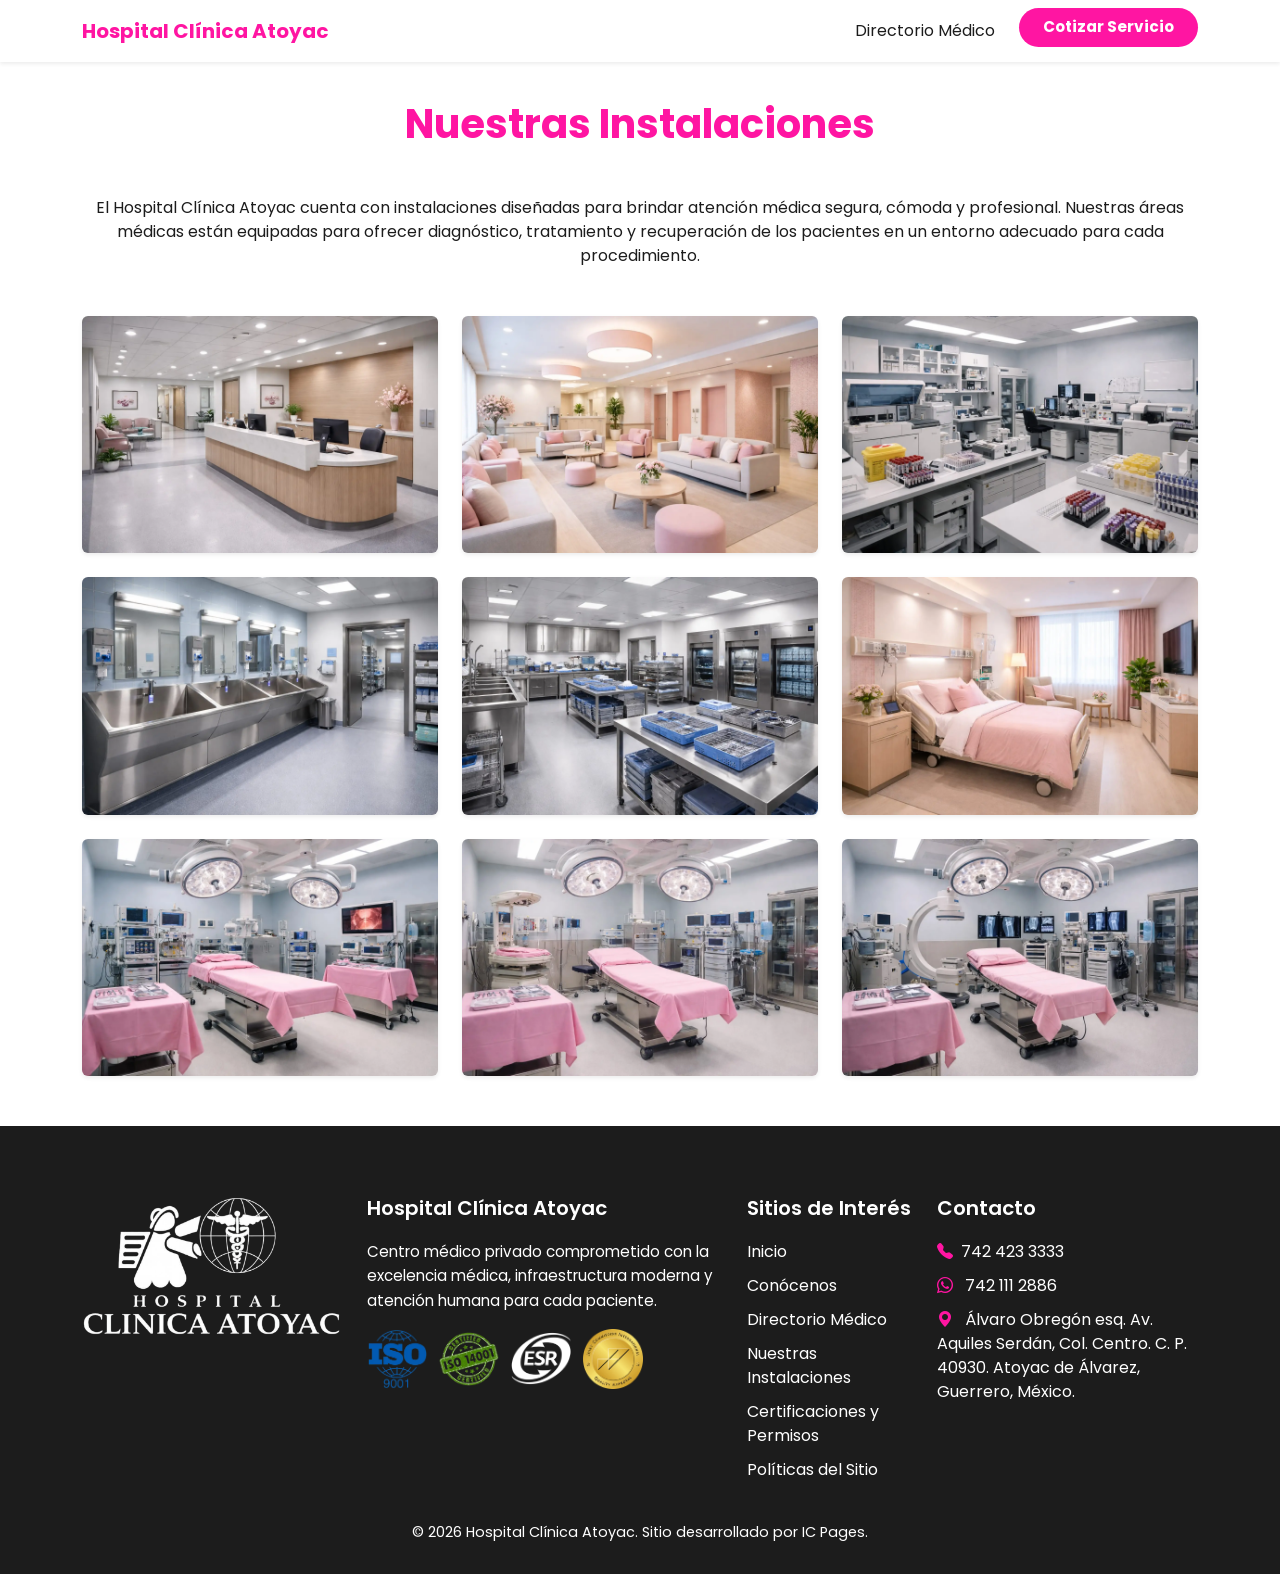
<file: instalaciones.html>
<!DOCTYPE html>
<html lang="es">

<head>
<meta charset="UTF-8">
<title>Hospital Clínica Atoyac | Nuestras Instalaciones</title>
<link rel="icon" type="image/webp" href="Logo.webp">
<meta name="viewport" content="width=device-width, initial-scale=1.0">
<!-- Bootstrap -->
<link href="https://cdn.jsdelivr.net/npm/bootstrap@5.3.2/dist/css/bootstrap.min.css" rel="stylesheet">
<link href="https://cdn.jsdelivr.net/npm/bootstrap-icons@1.11.3/font/bootstrap-icons.css" rel="stylesheet">
<!-- Google Fonts -->
<link rel="preconnect" href="https://fonts.googleapis.com">
<link rel="preconnect" href="https://fonts.gstatic.com" crossorigin>
<link href="https://fonts.googleapis.com/css2?family=Poppins:wght@300;400;500;600;700&display=swap" rel="stylesheet">
<link rel="stylesheet" href="estilos.css">
</head>

<body>
<!-- NAVBAR -->
    <nav class="navbar navbar-expand-lg navbar-light bg-white shadow-sm fixed-top">
        <div class="container">
            <a class="navbar-brand fw-bold" href="index.html">Hospital Clínica Atoyac</a>
            <button class="navbar-toggler" type="button" data-bs-toggle="collapse" data-bs-target="#menu">
                <span class="navbar-toggler-icon"></span>
            </button>
            <div class="collapse navbar-collapse" id="menu">
                <ul class="navbar-nav ms-auto align-items-center">
                    <li class="nav-item"><a class="nav-link" href="directoriomedico.html">Directorio Médico</a></li>
                    <li class="nav-item ms-3"><a class="nav-cta px-4 py-2" href="index.html#contacto"><strong>Cotizar Servicio</strong></a></li>
                </ul>
            </div>
        </div>
    </nav>

<!-- INSTALACIONES -->
<section id="titulos-margin" class="section-spacing">

<div class="container">

<h1 class="titulo-pagina text-center">Nuestras Instalaciones</h1>

<p class="text-center mb-5">
El Hospital Clínica Atoyac cuenta con instalaciones diseñadas para brindar
atención médica segura, cómoda y profesional. Nuestras áreas médicas están
equipadas para ofrecer diagnóstico, tratamiento y recuperación de los pacientes
en un entorno adecuado para cada procedimiento.
</p>


<!-- GALERIA -->
<div class="row g-4">

<div class="col-md-4">
<img src="Recepcion.webp" class="img-fluid rounded shadow-sm" alt="Recepción Hospital Clínica Atoyac">
</div>

<div class="col-md-4">
<img src="SaladeEspera.webp" class="img-fluid rounded shadow-sm" alt="Sala de espera Hospital Clínica Atoyac">
</div>

<div class="col-md-4">
<img src="Laboratorio.webp" class="img-fluid rounded shadow-sm" alt="Laboratorio clínico Hospital Clínica Atoyac">
</div>

<div class="col-md-4">
<img src="Precirugia.webp" class="img-fluid rounded shadow-sm" alt="Área de preparación para cirugía Hospital Clínica Atoyac">
</div>

<div class="col-md-4">
<img src="Esterilizacion.webp" class="img-fluid rounded shadow-sm" alt="Área de esterilización Hospital Clínica Atoyac">
</div>

<div class="col-md-4">
<img src="CuartodeRecuperacion.webp" class="img-fluid rounded shadow-sm" alt="Cuarto de recuperación Hospital Clínica Atoyac">
</div>

<div class="col-md-4">
<img src="Quirofano1.webp" class="img-fluid rounded shadow-sm" alt="Quirófano 1 Hospital Clínica Atoyac">
</div>

<div class="col-md-4">
<img src="Quirofano2.webp" class="img-fluid rounded shadow-sm" alt="Quirófano 2 Hospital Clínica Atoyac">
</div>

<div class="col-md-4">
<img src="Quirofano3.webp" class="img-fluid rounded shadow-sm" alt="Quirófano 3 Hospital Clínica Atoyac">
</div>

</div>

</div>

</section>


<!-- FOOTER -->
    <footer id="footer" class="footer-premium">
        <div class="container">
            <div class="row align-items-start">
                <!-- Logo -->
                <div class="col-lg-3 mb-4">
                    <img src="Hover-Logo.webp" alt="Logo Hospital" class="img-fluid">
                </div>
                <!-- Info + Certificaciones -->
                <div class="col-lg-4 mb-4">
                    <h5 class="footer-title">Hospital Clínica Atoyac</h5>
                    <p class="footer-text">
                        Centro médico privado comprometido con la excelencia médica,
                        infraestructura moderna y atención humana para cada paciente.
                    </p>
                    <!-- Logos de certificaciones -->
                    <div class="footer-certifications mt-3">
                        <a href="https://www.iso.org/iso-9001-quality-management.html" target="_blank" title="ISO 9001">
                            <img loading="lazy" src="ISO9001.webp" alt="ISO 9001 Logo">
                        </a>
                        <a href="https://www.iso.org/iso-14001-environmental-management.html" target="_blank"
                            title="ISO 14001">
                            <img loading="lazy" src="ISO14001.webp" alt="ISO 14001 Logo">
                        </a>
                        <a href="https://www.cemefi.org/esr/" target="_blank" title="Distintivo ESR (2021)">
                            <img loading="lazy" src="ESRblanco.webp" alt="ESR Logo">
                        </a>
                        <a href="https://www.jointcommissioninternational.org/" target="_blank"
                            title="Joint Commission International">
                            <img loading="lazy" src="JCI.webp" alt="JCI Logo">
                        </a>
                    </div>
                </div>
    
                <!-- Sitios de Interés -->
                <div class="col-lg-2 mb-4">
                    <h5 class="footer-title">Sitios de Interés</h5>
                    <ul class="footer-links">
                        <li><a href="index.html">Inicio</a></li>
                        <li><a href="conocenos.html">Conócenos</a></li>
                        <li><a href="directoriomedico.html">Directorio Médico</a></li>
                        <li><a href="instalaciones.html">Nuestras Instalaciones</a></li>
                        <li><a href="certyperm.html">Certificaciones y Permisos</a></li>
                        <li><a href="politicasdelsitio.html">Políticas del Sitio</a></li>
                    </ul>
                </div>
    
                <!-- Contacto -->
                <div class="col-lg-3 mb-4">
                    <h5 class="footer-title">Contacto</h5>
                    <div class="footer-contact">
                        <p>
                            <i class="bi bi-telephone-fill"></i><a href="tel:+527424233333">742 423 3333</a>
                        </p>
                        <p>
                            <i class="bi bi-whatsapp"></i>
                            <a href="https://wa.me/527421112886?text=¡Hola%20Hospital%20Clínica%20Atoyac!%20Me%20gustaría%20recibir%20más%20información%20sobre:"
                                target="_blank">
                                742 111 2886
                            </a>
                        </p>
                        <p>
                            <i class="bi bi-geo-alt-fill"></i>
                            <a href="https://maps.app.goo.gl/tk8J3j7kpQECufs69" target="_blank">
                                Álvaro Obregón esq. Av. Aquiles Serdán, Col. Centro. C. P. 40930. Atoyac de Álvarez,
                                Guerrero, México.
                            </a>
                        </p>
                    </div>
                </div>
            </div>
            <div class="text-center footer-copy">© 2026 Hospital Clínica Atoyac. Sitio desarrollado por IC Pages.</div>
        </div>
    </footer>

    <!-- Chatbot -->
    <script type="text/javascript">
        (function (d, t) {
            var v = d.createElement(t), s = d.getElementsByTagName(t)[0];
            v.onload = function () {
                window.voiceflow.chat.load({
                    verify: { projectID: '69af2f835aa9718ce2b614b9' },
                    url: 'https://general-runtime.voiceflow.com',
                    versionID: 'production',
                    voice: {
                        url: "https://runtime-api.voiceflow.com"
                    }
                });
            }
            v.src = "https://cdn.voiceflow.com/widget-next/bundle.mjs"; v.type = "text/javascript"; s.parentNode.insertBefore(v, s);
        })(document, 'script');
    </script>

<script src="https://cdn.jsdelivr.net/npm/bootstrap@5.3.2/dist/js/bootstrap.bundle.min.js"></script>

</body>
</html>
</file>
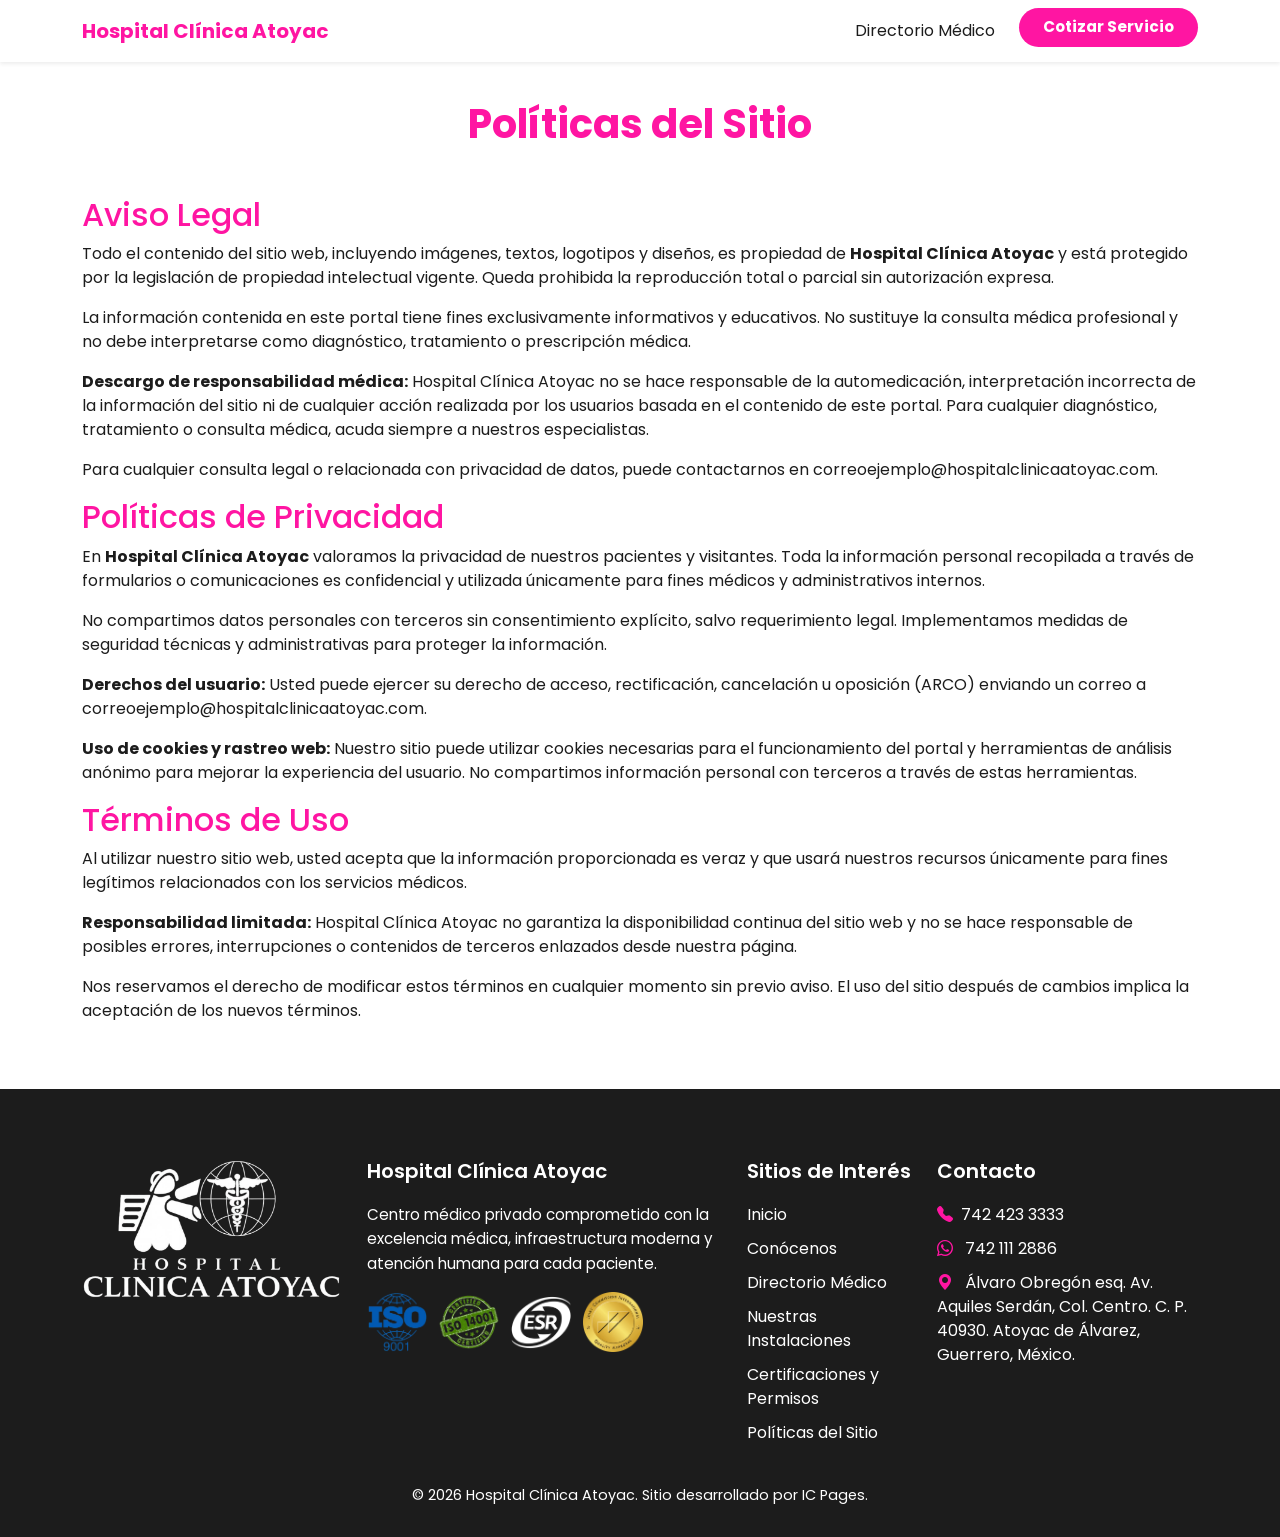
<file: politicasdelsitio.html>
<!DOCTYPE html>
<html lang="es">

<head>
<meta charset="UTF-8">
<title>Hospital Clínica Atoyac | Políticas del Sitio</title>
<meta name="viewport" content="width=device-width, initial-scale=1.0">
<meta name="description" content="Políticas de privacidad, términos de uso y aviso legal de Hospital Clínica Atoyac en Atoyac de Álvarez, Guerrero.">
<meta name="keywords" content="políticas de privacidad hospital Atoyac, términos de uso clínica Atoyac, aviso legal hospital Atoyac">
<meta name="author" content="IC Pages">
<meta name="robots" content="index, follow">
<meta name="theme-color" content="#ff15a2">
<link rel="icon" type="image/webp" href="Logo.webp">
<!-- Google Fonts -->
<link rel="preconnect" href="https://fonts.googleapis.com">
<link rel="preconnect" href="https://fonts.gstatic.com" crossorigin>
<link href="https://fonts.googleapis.com/css2?family=Poppins:wght@300;400;500;600;700&display=swap" rel="stylesheet">
<link rel="stylesheet" href="estilos.css">
<!-- Bootstrap -->
<link href="https://cdn.jsdelivr.net/npm/bootstrap@5.3.2/dist/css/bootstrap.min.css" rel="stylesheet">
<link href="https://cdn.jsdelivr.net/npm/bootstrap-icons@1.11.3/font/bootstrap-icons.css" rel="stylesheet">
<link rel="stylesheet" href="estilos.css">
</head>

<body>
    <!-- NAVBAR -->
    <nav class="navbar navbar-expand-lg navbar-light bg-white shadow-sm fixed-top">
        <div class="container">
            <a class="navbar-brand fw-bold" href="index.html">Hospital Clínica Atoyac</a>
            <button class="navbar-toggler" type="button" data-bs-toggle="collapse" data-bs-target="#menu">
                <span class="navbar-toggler-icon"></span>
            </button>
            <div class="collapse navbar-collapse" id="menu">
                <ul class="navbar-nav ms-auto align-items-center">
                    <li class="nav-item"><a class="nav-link" href="directoriomedico.html">Directorio Médico</a></li>
                    <li class="nav-item ms-3"><a class="nav-cta px-4 py-2" href="index.html#contacto"><strong>Cotizar Servicio</strong></a></li>
                </ul>
            </div>
        </div>
    </nav>

    <!-- POLÍTICAS Y AVISO LEGAL -->
<section id="titulos-margin" class="section-spacing">
    <div class="container">
        <h1 class="titulo-pagina">Políticas del Sitio</h1>

        <!-- AVISO LEGAL -->
        <h2 class="subtitulo">Aviso Legal</h2>
        <p>
            Todo el contenido del sitio web, incluyendo imágenes, textos, logotipos y diseños, es propiedad de <strong>Hospital Clínica Atoyac</strong> y está protegido por la legislación de propiedad intelectual vigente. Queda prohibida la reproducción total o parcial sin autorización expresa.
        </p>
        <p>
            La información contenida en este portal tiene fines exclusivamente informativos y educativos. No sustituye la consulta médica profesional y no debe interpretarse como diagnóstico, tratamiento o prescripción médica.
        </p>
        <p>
            <strong>Descargo de responsabilidad médica:</strong> Hospital Clínica Atoyac no se hace responsable de la automedicación, interpretación incorrecta de la información del sitio ni de cualquier acción realizada por los usuarios basada en el contenido de este portal. Para cualquier diagnóstico, tratamiento o consulta médica, acuda siempre a nuestros especialistas.
        </p>
        <p>
            Para cualquier consulta legal o relacionada con privacidad de datos, puede contactarnos en <a href="mailto:correoejemplo@hospitalclinicaatoyac.com">correoejemplo@hospitalclinicaatoyac.com</a>.
        </p>

        <!-- POLÍTICAS DE PRIVACIDAD -->
        <h2 class="subtitulo">Políticas de Privacidad</h2>
        <p>
            En <strong>Hospital Clínica Atoyac</strong> valoramos la privacidad de nuestros pacientes y visitantes. Toda la información personal recopilada a través de formularios o comunicaciones es confidencial y utilizada únicamente para fines médicos y administrativos internos.
        </p>
        <p>
            No compartimos datos personales con terceros sin consentimiento explícito, salvo requerimiento legal. Implementamos medidas de seguridad técnicas y administrativas para proteger la información.
        </p>
        <p>
            <strong>Derechos del usuario:</strong> Usted puede ejercer su derecho de acceso, rectificación, cancelación u oposición (ARCO) enviando un correo a <a href="mailto:correoejemplo@hospitalclinicaatoyac.com">correoejemplo@hospitalclinicaatoyac.com</a>.
        </p>
        <p>
            <strong>Uso de cookies y rastreo web:</strong> Nuestro sitio puede utilizar cookies necesarias para el funcionamiento del portal y herramientas de análisis anónimo para mejorar la experiencia del usuario. No compartimos información personal con terceros a través de estas herramientas.
        </p>

        <!-- TÉRMINOS DE USO -->
        <h2 class="subtitulo">Términos de Uso</h2>
        <p>
            Al utilizar nuestro sitio web, usted acepta que la información proporcionada es veraz y que usará nuestros recursos únicamente para fines legítimos relacionados con los servicios médicos.
        </p>
        <p>
            <strong>Responsabilidad limitada:</strong> Hospital Clínica Atoyac no garantiza la disponibilidad continua del sitio web y no se hace responsable de posibles errores, interrupciones o contenidos de terceros enlazados desde nuestra página.
        </p>
        <p>
            Nos reservamos el derecho de modificar estos términos en cualquier momento sin previo aviso. El uso del sitio después de cambios implica la aceptación de los nuevos términos.
        </p>
    </div>
</section>

    <!-- FOOTER -->
    <footer id="footer" class="footer-premium">
        <div class="container">
            <div class="row align-items-start">
                <!-- Logo -->
                <div class="col-lg-3 mb-4">
                    <img src="Hover-Logo.webp" alt="Logo Hospital" class="img-fluid">
                </div>
                <!-- Info + Certificaciones -->
                <div class="col-lg-4 mb-4">
                    <h5 class="footer-title">Hospital Clínica Atoyac</h5>
                    <p class="footer-text">
                        Centro médico privado comprometido con la excelencia médica,
                        infraestructura moderna y atención humana para cada paciente.
                    </p>
                    <!-- Logos de certificaciones -->
                    <div class="footer-certifications mt-3">
                        <a href="https://www.iso.org/iso-9001-quality-management.html" target="_blank" title="ISO 9001">
                            <img loading="lazy" src="ISO9001.webp" alt="ISO 9001 Logo">
                        </a>
                        <a href="https://www.iso.org/iso-14001-environmental-management.html" target="_blank"
                            title="ISO 14001">
                            <img loading="lazy" src="ISO14001.webp" alt="ISO 14001 Logo">
                        </a>
                        <a href="https://www.cemefi.org/esr/" target="_blank" title="Distintivo ESR (2021)">
                            <img loading="lazy" src="ESRblanco.webp" alt="ESR Logo">
                        </a>
                        <a href="https://www.jointcommissioninternational.org/" target="_blank"
                            title="Joint Commission International">
                            <img loading="lazy" src="JCI.webp" alt="JCI Logo">
                        </a>
                    </div>
                </div>
    
                <!-- Sitios de Interés -->
                <div class="col-lg-2 mb-4">
                    <h5 class="footer-title">Sitios de Interés</h5>
                    <ul class="footer-links">
                        <li><a href="index.html">Inicio</a></li>
                        <li><a href="conocenos.html">Conócenos</a></li>
                        <li><a href="directoriomedico.html">Directorio Médico</a></li>
                        <li><a href="instalaciones.html">Nuestras Instalaciones</a></li>
                        <li><a href="certyperm.html">Certificaciones y Permisos</a></li>
                        <li><a href="politicasdelsitio.html">Políticas del Sitio</a></li>
                    </ul>
                </div>
    
                <!-- Contacto -->
                <div class="col-lg-3 mb-4">
                    <h5 class="footer-title">Contacto</h5>
                    <div class="footer-contact">
                        <p>
                            <i class="bi bi-telephone-fill"></i><a href="tel:+527424233333">742 423 3333</a>
                        </p>
                        <p>
                            <i class="bi bi-whatsapp"></i>
                            <a href="https://wa.me/527421112886?text=¡Hola%20Hospital%20Clínica%20Atoyac!%20Me%20gustaría%20recibir%20más%20información%20sobre:"
                                target="_blank">
                                742 111 2886
                            </a>
                        </p>
                        <p>
                            <i class="bi bi-geo-alt-fill"></i>
                            <a href="https://maps.app.goo.gl/tk8J3j7kpQECufs69" target="_blank">
                                Álvaro Obregón esq. Av. Aquiles Serdán, Col. Centro. C. P. 40930. Atoyac de Álvarez,
                                Guerrero, México.
                            </a>
                        </p>
                    </div>
                </div>
            </div>
            <div class="text-center footer-copy">© 2026 Hospital Clínica Atoyac. Sitio desarrollado por IC Pages.</div>
        </div>
    </footer>

    <!-- Chatbot -->
    <script type="text/javascript">
        (function (d, t) {
            var v = d.createElement(t), s = d.getElementsByTagName(t)[0];
            v.onload = function () {
                window.voiceflow.chat.load({
                    verify: { projectID: '69af2f835aa9718ce2b614b9' },
                    url: 'https://general-runtime.voiceflow.com',
                    versionID: 'production',
                    voice: {
                        url: "https://runtime-api.voiceflow.com"
                    }
                });
            }
            v.src = "https://cdn.voiceflow.com/widget-next/bundle.mjs"; v.type = "text/javascript"; s.parentNode.insertBefore(v, s);
        })(document, 'script');
    </script>

    <script src="https://cdn.jsdelivr.net/npm/bootstrap@5.3.2/dist/js/bootstrap.bundle.min.js"></script>
</body>

</html>
</file>
<file: estilos.css>
/* COLORES */
:root {
    --primary:#ff15a2;
    --white:#ffffff;
    --gray:#f2f2f2;
    --dark:#1c1c1c;
}

/* GENERAL */
body {
    font-family:'Poppins',sans-serif;
    color: #1c1c1c;
}

.section-spacing {
    padding:50px 0;
}

#titulos-margin {
    margin-top: 50px;
}

.contact-form .form-control:hover, #searchInput:hover, #especialidadFiltro:hover {
    box-shadow:0 0 0 3px #ff15a2;
}

.contact-form .form-control:focus, #searchInput:focus, #especialidadFiltro:focus {
    box-shadow:0 0 0 3px #ff15a2;
}

.nav-cta, .contact-form .btn, .btn-outline-secondary {
    position: relative;
    overflow: hidden;
    border: none;
    transition: color 0.5s ease, background-position 0.5s ease;
}

.nav-cta:hover, .contact-form .btn:hover, .btn-outline-secondary:hover {
    color: #ff15a2;
    background: linear-gradient(90deg, #ff15a2 50%, #1c1c1c 50%);
    background-size: 200% 100%;
    background-position: right bottom;
}

/* TEXTOS */
.titulo {
    color: #ff15a2;
    font-weight:700;
    text-align: center;
    margin-bottom: 1.5rem;
}

.titulo-pagina {
    color: #ff15a2;
    font-weight:700;
    text-align: center;
    margin-bottom: 3rem;
}

.subtitulo {
    color: #ff15a2;
}

.stat-number {
    font-size:2rem;
    font-weight:700;
    color: #ff15a2;
}

.review-name {
    font-weight:600;
    color: #ff15a2;
}

/* FONDOS */
#navbar, #serviciosmedicos, #preguntasfrecuentes, #ubicacion {
    background: #ffffff;
}

#nuestrainstitucion, #opinionesreales, #contacto {
    background:#f2f2f2; 
}

#directorio, #serviciomedico {
    background-color: #f2f2f2;
    margin-top: 50px;
}

/* NAVBAR */
.navbar-brand, .navbar-brand:hover, .navbar-brand:focus {
    font-weight:700;
    color: #ff15a2;
}

.nav-link {
    position: relative;
    color: #1c1c1c;
    transition: color 0.25s ease;
}

.nav-link::after {
    content: "";
    position: absolute;
    left: 0;
    bottom: -4px;
    width: 0;
    height: 2px;
    background: #ff15a2;
    transition: width 0.25s ease;
}

.nav-link:hover {
    color: #ff15a2;
}

.nav-link:hover::after {
    width: 100%;
}

.nav-cta {
    background: #ff15a2;
    color: #ffffff;
    border-radius:30px;
    text-decoration:none;
    transition:.3s;
    display:inline-block;
    font-size:.95rem;
}

a[href^="mailto:"] {
    color: #1c1c1c;
    text-decoration: none;
    transition: color 0.3s ease;
}

a[href^="mailto:"]:hover {
    color: var(--primary);
}

/* ÍNDICE LATERAL */
.side-index {
    position:fixed;
    right:25px;
    top:50%;
    transform:translateY(-50%);
    display:flex;
    flex-direction:column;
    gap:12px;
    z-index:1000;
}

.side-index a {
    display:flex;
    align-items:center;
    gap:10px;
    background:white;
    padding:10px 16px;
    border-radius:30px;
    box-shadow:0 8px 25px rgba(0,0,0,0.12);
    text-decoration:none;
    color:var(--dark);
    font-size:.9rem;
    font-weight:500;
    transition:.3s ease;
}

.side-index a i {
    font-size:1.1rem;
    color:var(--primary);
}

.side-index a:hover {
    background:var(--primary);
    color:white;
    transform:translateX(-6px);
}

.side-index a:hover i {
    color:white;
}

/* HERO */
.hero-premium {
    height:100vh;
    background: linear-gradient(rgba(255,21,162,.8),rgba(0,0,0,.6)), url('Hero.webp');
    background-size: cover;
    background-position: center;
    justify-content: center
}

.hero-premium img {
    width: 100%;
    height: 100%; /* o la altura que quieras */
    margin-bottom: 1rem;
}

/* NUESTRA INSTITUCIÓN */
.institution-img {
    width: 450px;          /* ancho fijo */
    height: 300px;         /* altura fija para cuadrado */
    border-radius: 18px;
    object-fit: cover;
    display: block;
    margin: 0 auto;
}

/* SERVICIOS MÉDICOS */
.specialty-card {
    height:220px;
    border-radius:18px;
    background-size:cover;
    background-position:center;
    position:relative;
    overflow:hidden;
    box-shadow:0 15px 35px rgba(0,0,0,.12);
    transition:.4s;
}

.specialty-card img {
    position:absolute;
    width:100%;
    height:100%;
    object-fit:cover;
    top:0;
    left:0;
}

/* Overlay normal */
.specialty-overlay {
    position:absolute;
    bottom:0;
    width:100%;
    height:100%;
    background:linear-gradient(to top,rgba(0,0,0,.75),rgba(0,0,0,.2));
    display:flex;
    flex-direction:column;
    justify-content:flex-end;
    padding:25px;
    color:#ffffff;
    transition:background .4s ease;
}

/* Hover */
.specialty-card:hover .specialty-overlay{
    background:linear-gradient(
        to top,
        #ff15a2,
        rgba(255,21,162,.25)
    );
}

/* pequeña animación elegante */
.specialty-card:hover{
    transform:translateY(-6px) scale(1.02);
}

/* OPINIONES DE PACIENTES REALES */
.review-card {
    max-width:700px;
    margin:auto;
    background: #ffffff;
    padding:40px;
    border-radius:18px;
}

.review-stars {
    color:#ffc107;
    font-size:1.4rem;
    margin-bottom:15px;
}

.review-text {
    color: #1c1c1c;
    line-height:1.7;
}

/* PREGUNTAS FRECUENTES */
.faq-accordion .accordion-item {
    border: none;
    margin-bottom: 12px;
    border-radius: 18px;
    overflow: hidden;
}

.faq-accordion .accordion-button {
    background: #f2f2f2;
    color: #1c1c1c;
    font-weight: 500;
    transition: all 0.3s ease;
}

.faq-accordion .accordion-button:hover {
    background: #ff15a2;
    color: #ffffff;
}

.faq-accordion .accordion-button:not(.collapsed) {
    background: #ff15a2;
    color: #ffffff;
    box-shadow: none;
}

.faq-accordion .accordion-button:focus {
    box-shadow: none;
}

.faq-accordion .accordion-body {
    background: #f2f2f2;
    line-height: 1.7;
}

.pf-link {
    color: #1c1c1c;
    text-decoration: none;
}

.pf-link:hover {
    color: #ff15a2;
}

/* CONTACTO */
.contact-premium {
    background: #ff15a2;
}

.contact-info {
    display:flex;
    flex-direction:column;
    gap:20px;
}

.contact-item {
    display:flex;
    align-items:center;
    gap:15px;
    background:#ff15a2;
    padding:18px 22px;
    border-radius:18px;
    text-decoration:none;
    color: #ffffff;
    font-weight:500;
    transition:.3s;
}

.contact-item:hover {
    background: #ffffff;
    color: #ff15a2;
    transform:translateY(-5px);
}

.contact-item i {
    font-size:1.6rem;
}

/* FORMULARIO */
.contact-form .form-control {
    border-radius:18px;
    border:none;
    padding:12px;
    color: #1c1c1c;
    background-color: #ffffff;
}

.contact-form .btn {
    background: #ff15a2;
    color: #ffffff;
    border-radius:18px;
    font-weight:600;
}

/* UBICACIÓN */
.map-container iframe {
    border-radius: 18px;
    transition: all 0.3s ease;
}

.map-container iframe:hover {
    box-shadow: 0 10px 25px #ff15a2;
}

.map-container iframe:focus {
    outline: none;
}

/* FOOTER */
.footer-premium {
    background:#1c1c1c;
    color:#ffffff;
    padding:70px 0 30px 0;
}

#footer img {
    max-width: auto;
    height: auto;
    display: block;
}

.footer-title {
    font-weight:600;
    margin-bottom:20px;
}

.footer-text {
    color:#ffffff;
    font-size:.95rem;
    line-height:1.6;
}

.footer-links {
    list-style:none;
    padding:0;
}

.footer-links li {
    margin-bottom:10px;
}

.footer-links a {
    text-decoration:none;
    color:#ffffff;
    transition:.3s;
}

.footer-links a:hover {
    color: #ff15a2;
}

.footer-contact p {
    margin-bottom:10px;
    color:#ffffff;
}

.footer-contact i {
    color:var(--primary);
    margin-right:8px;
}

.footer-contact a {
    color:#ffffff;
    text-decoration:none;
    transition:color .3s ease;
}

.footer-contact a:hover {
    color: #ff15a2;
}

.footer-copy {
    color:#ffffff;
    font-size:.9rem;
}

.footer-certifications {
    display: flex;
    flex-wrap: wrap;
    gap: 12px;
    margin-top: 15px;
    justify-content: flex-start;
    align-items: center;
}

.footer-certifications a img {
    width: 60px;
    height: auto;
}

/* === DIRECTORIOMEDICO.HTML === */
#searchInput, #especialidadFiltro {
    border-radius: 18px;
    border: none;
    padding: 12px;
    color: #1c1c1c;
    background-color: #ffffff;
}

.btn-outline-secondary {
    color: #1c1c1c;
    background-color: #ffffff;
    border-radius: 18px;
    border: none;
}

.doctor-img {
    width: 110px;
    height: 110px;
    object-fit: cover;
    border-radius: 50%;
    margin-bottom: 15px;
    border: 4px solid #ff15a2;
}

.medico-item h5 {
    font-weight: 600;
}

.cedula {
    font-size: 0.9rem;
    color: #1c1c1c;
}

.medico-item p a[href*="wa.me"] {
    color: #1c1c1c;
    text-decoration: none;
    transition: color 0.3s ease;
}

.medico-item p a[href*="wa.me"]:hover {
    color: #ff15a2;
}

.premium-card {
    background-color: #ffffff;
    border-radius: 18px;
    padding: 15px;
}

.medico-card.clickable .premium-card {
    transition: all 0.3s ease;
}

.medico-card.clickable .premium-card:hover {
    box-shadow: 0 10px 20px #ff15a2;
    transform: translateY(-5px);
    border-radius: 18px;
}

#directorioMedicos .medico-card {
    display: none;
}

/* === HISTORIA.HTML === */

/* === CERTIFICACIONES.HTML === */
.certifications-grid {
    display: grid;
    grid-template-columns: repeat(auto-fit, minmax(150px, 1fr));
    gap: 30px;
    justify-items: center;
    align-items: start;
    text-align: center;
    margin-top: 2rem;
}

.certification-item img {
    width: 100px;
    height: 100px;
    object-fit: contain;
    display: block;
    margin: 0 auto 10px;
    border-radius: 18px;
    transition: color 0.5s ease, background-position 0.5s ease;
    background: linear-gradient(to top, #ffffff 50%, #f2f2f2 50%);
    background-size: 100% 200%;
    background-position: bottom;
}

.certification-item:hover img {
    transform: translateY(-5px) scale(1.05);
    box-shadow: 0 8px 20px #ff15a2;
    filter: saturate(1.2);
    background-position: top;
}

.certification-item a p {
    text-decoration: none;
    color: #1c1c1c;
}

.certification-item a {
    font-weight: 600;
    font-size: 0.9rem;
    color: #1c1c1c;
    text-decoration: none;
}

.certifications-text p {
    margin-bottom: 20px;
    font-weight: 500;
    color: #1c1c1c;
    line-height: 1.6;
    text-align: justify;
}
</file>
